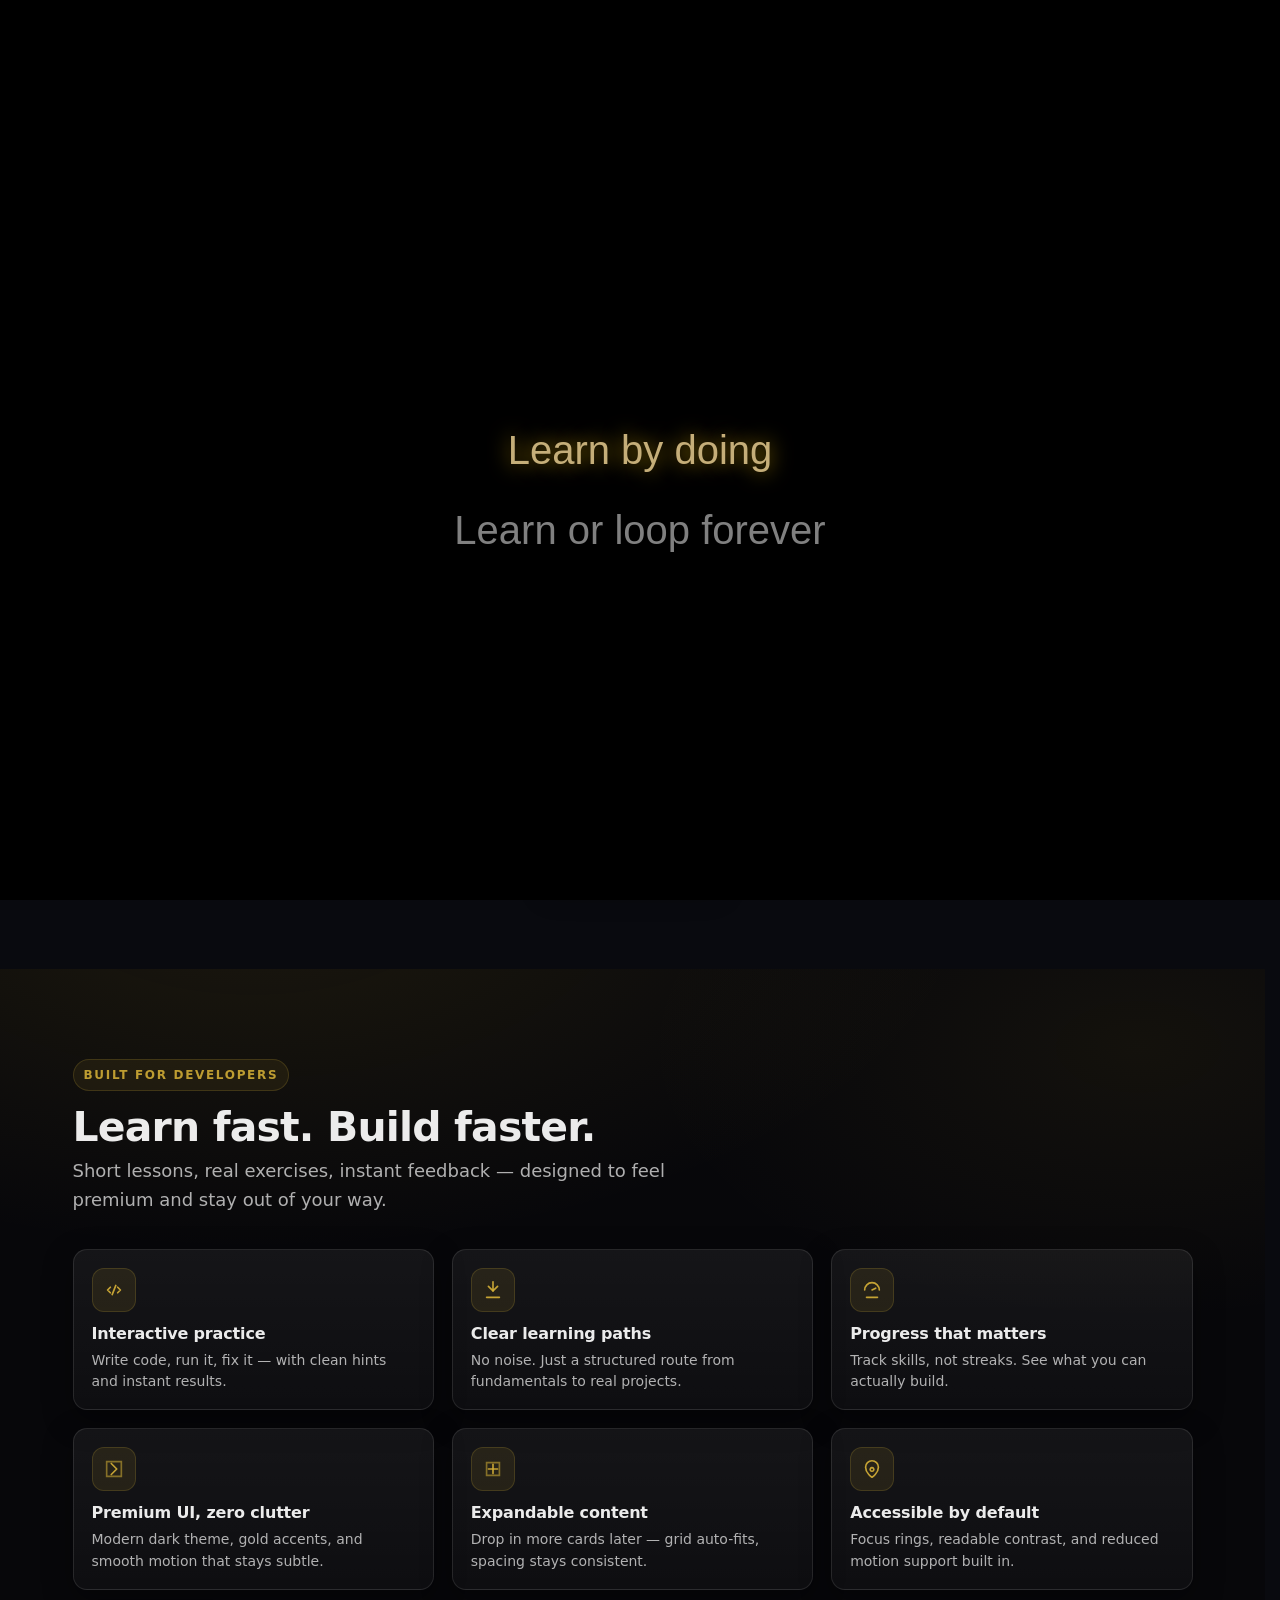
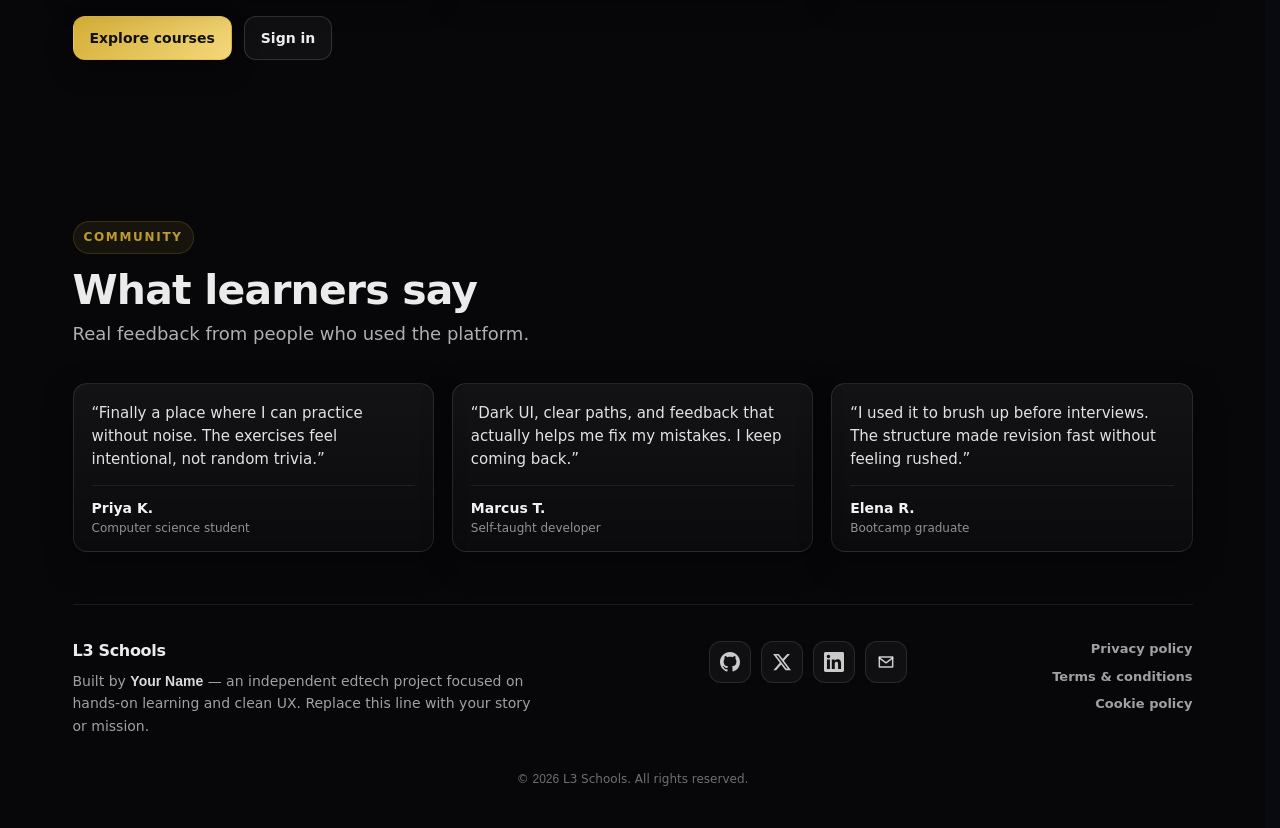
<file: index.html>
<!DOCTYPE html>
<html lang="en">
<head>
    <meta charset="UTF-8">
    <meta name="viewport" content="width=device-width, initial-scale=1.0">
    <title>L3School | edtech project</title>
    <link rel="stylesheet" href="preloader/preloader.css">
    <script>
      (function () {
        try {
          if (sessionStorage.getItem("l3_preloader_seen") === "1") {
            document.documentElement.classList.add("l3-preloader-skip");
          }
        } catch (e) {}
      })();
    </script>
    <link rel="stylesheet" href="background.css">
    <link rel="stylesheet" href="index.css">
    <link rel="stylesheet" href="animation1/anim.css">
    <link rel="stylesheet" href="features.css">
</head>

<body>
    <div class="preloader" aria-hidden="true">
    <div class="mask"></div>
    <div class="list">
        <div class="track">
        <div class="item">Learn by doing</div>
        <div class="item">Learn or loop forever</div>
        <div class="item">Learning starts right here</div>
        <div class="item">Degrees don’t debug code.</div>
        <div class="item">Write it, break it, fix it.</div>
        <div class="item">Loading lessons…</div>
        </div>
    </div>
    </div>
    <div class="bg-container">
        <div id="stars"></div>
        <div id="stars2"></div>
        <div id="stars3"></div>
    </div>

    <header class="l3-topbar" id="site-header">
    <div class="l3-container l3-topbar__inner">
        <a class="l3-brand" href="index.html" aria-label="L3 Schools home">
        <span class="l3-brand__text">L3 Schools</span>
        </a>

        <nav class="l3-nav" aria-label="Primary">
        <a class="l3-nav__link" href="index.html" aria-current="page">Home</a>
        <a class="l3-nav__link" href="courses.html">Courses</a>
        <a class="l3-nav__link" href="recommendations.html">Course Advisor</a>
        <a class="l3-nav__link" href="dashboard.html">Dashboard</a>
        <a class="l3-nav__link" href="login.html">Login</a>
        </nav>
    </div>
    </header>

    <section class="l3-hero" aria-labelledby="hero-motto">
      <div class="l3-hero__intro">
      <h1 id="hero-motto" class="l3-hero-motto">Learn code by writing it — line by line, project by project.</h1>
      <p class="l3-hero-lede">Practice real programming, get instant feedback, and grow from your first loop to full builds.</p>
      </div>

    <div class="l3-hero__animation">
    <div class="container">
        <div class="word-column">
            <div class="word" data-target="w1">Welcome</div>
            <div class="word" data-target="w2">grow</div>
            <div class="word" data-target="w3">Python</div>
            <div class="word" data-target="w4">deployment</div>
            <div class="word" data-target="w5">motion</div>
        </div>

        <div class="text-area hidden">
            <div class="line"><span id="w1" class="slot"></span> to the future of learning, where curiosity meets code and ideas turn into reality. Learn, build,</div>
            <div class="line"> break and improve as you<span id="w2" class="slot"></span>through every step of your journey. HTML shapes the structure, CSS</div>
            <div class="line">adds the styles, Javascript brings it to life,<span id="w3" class="slot"></span> powers the logic and C++ sharpens your thinking.</div>
            <div class="line">From Algorithms to Data Structures, from debugging to<span id="w4" class="slot"></span> we help you grow line by line,</div>
            <div class="line">function by function untill you're ready to create anything and turning logic into<span id="w5" class="slot"></span>.</div>
        </div>
    </div>
    </div>

      <div class="l3-hero-strip" role="group" aria-label="Highlights">
        <div class="l3-hero-chip">
          <span class="l3-hero-chip__label">Practice</span>
          <span class="l3-hero-chip__hint">Run code in the flow</span>
        </div>
        <div class="l3-hero-chip">
          <span class="l3-hero-chip__label">Fuzzy FIS</span>
          <span class="l3-hero-chip__hint">Intelligent advisor</span>
        </div>
        <div class="l3-hero-chip">
          <span class="l3-hero-chip__label">Progress</span>
          <span class="l3-hero-chip__hint">Skills you can prove</span>
        </div>
        <div class="l3-hero-chip l3-hero-chip--cta">
          <a class="l3-hero-chip__link" href="recommendations.html">Fuzzy Advisor →</a>
        </div>
        <div class="l3-hero-chip l3-hero-chip--cta">
          <a class="l3-hero-chip__link" href="courses.html">Browse courses →</a>
        </div>
      </div>
    </section>

<section class="l3-section" aria-labelledby="features-title">
  <div class="l3-container">
    <header class="l3-section__head">
      <p class="l3-kicker">Built for developers</p>
      <h2 id="features-title" class="l3-title">Learn fast. Build faster.</h2>
      <p class="l3-subtitle">
        Short lessons, real exercises, instant feedback — designed to feel premium and stay out of your way.
      </p>
    </header>

    <div class="l3-features" role="list">
      <article class="l3-card" role="listitem">
        <div class="l3-card__icon" aria-hidden="true">
          <svg viewBox="0 0 24 24" fill="none">
            <path d="M8 9l-3 3 3 3M16 9l3 3-3 3" stroke="currentColor" stroke-width="1.8" stroke-linecap="round" stroke-linejoin="round"/>
            <path d="M14 7l-4 10" stroke="currentColor" stroke-width="1.8" stroke-linecap="round"/>
          </svg>
        </div>
        <h3 class="l3-card__title">Interactive practice</h3>
        <p class="l3-card__text">Write code, run it, fix it — with clean hints and instant results.</p>
      </article>

      <article class="l3-card" role="listitem">
        <div class="l3-card__icon" aria-hidden="true">
          <svg viewBox="0 0 24 24" fill="none">
            <path d="M12 3v10" stroke="currentColor" stroke-width="1.8" stroke-linecap="round"/>
            <path d="M7 8l5 5 5-5" stroke="currentColor" stroke-width="1.8" stroke-linecap="round" stroke-linejoin="round"/>
            <path d="M5 20h14" stroke="currentColor" stroke-width="1.8" stroke-linecap="round"/>
          </svg>
        </div>
        <h3 class="l3-card__title">Clear learning paths</h3>
        <p class="l3-card__text">No noise. Just a structured route from fundamentals to real projects.</p>
      </article>

      <article class="l3-card" role="listitem">
        <div class="l3-card__icon" aria-hidden="true">
          <svg viewBox="0 0 24 24" fill="none">
            <path d="M4 12a8 8 0 0 1 16 0" stroke="currentColor" stroke-width="1.8" stroke-linecap="round"/>
            <path d="M12 12l4-2" stroke="currentColor" stroke-width="1.8" stroke-linecap="round"/>
            <path d="M6 20h12" stroke="currentColor" stroke-width="1.8" stroke-linecap="round"/>
          </svg>
        </div>
        <h3 class="l3-card__title">Progress that matters</h3>
        <p class="l3-card__text">Track skills, not streaks. See what you can actually build.</p>
      </article>

      <article class="l3-card" role="listitem">
        <div class="l3-card__icon" aria-hidden="true">
          <svg viewBox="0 0 24 24" fill="none">
            <path d="M9 18l6-6-6-6" stroke="currentColor" stroke-width="1.8" stroke-linecap="round" stroke-linejoin="round"/>
            <path d="M4 4h16v16H4z" stroke="currentColor" stroke-width="1.8" opacity="0.6"/>
          </svg>
        </div>
        <h3 class="l3-card__title">Premium UI, zero clutter</h3>
        <p class="l3-card__text">Modern dark theme, gold accents, and smooth motion that stays subtle.</p>
      </article>

      <article class="l3-card" role="listitem">
        <div class="l3-card__icon" aria-hidden="true">
          <svg viewBox="0 0 24 24" fill="none">
            <path d="M7 12h10" stroke="currentColor" stroke-width="1.8" stroke-linecap="round"/>
            <path d="M12 7v10" stroke="currentColor" stroke-width="1.8" stroke-linecap="round"/>
            <path d="M5 5h14v14H5z" stroke="currentColor" stroke-width="1.8" opacity="0.6"/>
          </svg>
        </div>
        <h3 class="l3-card__title">Expandable content</h3>
        <p class="l3-card__text">Drop in more cards later — grid auto-fits, spacing stays consistent.</p>
      </article>

      <article class="l3-card" role="listitem">
        <div class="l3-card__icon" aria-hidden="true">
          <svg viewBox="0 0 24 24" fill="none">
            <path d="M12 21s7-4.5 7-11a7 7 0 0 0-14 0c0 6.5 7 11 7 11z" stroke="currentColor" stroke-width="1.8" stroke-linejoin="round"/>
            <path d="M12 10.5a2 2 0 1 0 0.001 0z" stroke="currentColor" stroke-width="1.8"/>
          </svg>
        </div>
        <h3 class="l3-card__title">Accessible by default</h3>
        <p class="l3-card__text">Focus rings, readable contrast, and reduced motion support built in.</p>
      </article>
    </div>

    <div class="l3-section__cta">
      <a class="l3-btn" href="courses.html">Explore courses</a>
      <a class="l3-btn l3-btn--ghost" href="login.html">Sign in</a>
    </div>
  </div>
</section>

<footer class="l3-site-footer" aria-labelledby="footer-testimonials-title">
  <div class="l3-container">
    <section class="l3-testimonials">
      <header class="l3-testimonials__head">
        <p class="l3-kicker">Community</p>
        <h2 id="footer-testimonials-title" class="l3-title">What learners say</h2>
        <p class="l3-subtitle">Real feedback from people who used the platform.</p>
      </header>
      <div class="l3-testimonials__grid" role="list">
        <figure class="l3-quote" role="listitem">
          <blockquote class="l3-quote__text">
            “Finally a place where I can practice without noise. The exercises feel intentional, not random trivia.”
          </blockquote>
          <figcaption class="l3-quote__meta">
            <span class="l3-quote__name">Priya K.</span>
            <span class="l3-quote__role">Computer science student</span>
          </figcaption>
        </figure>
        <figure class="l3-quote" role="listitem">
          <blockquote class="l3-quote__text">
            “Dark UI, clear paths, and feedback that actually helps me fix my mistakes. I keep coming back.”
          </blockquote>
          <figcaption class="l3-quote__meta">
            <span class="l3-quote__name">Marcus T.</span>
            <span class="l3-quote__role">Self-taught developer</span>
          </figcaption>
        </figure>
        <figure class="l3-quote" role="listitem">
          <blockquote class="l3-quote__text">
            “I used it to brush up before interviews. The structure made revision fast without feeling rushed.”
          </blockquote>
          <figcaption class="l3-quote__meta">
            <span class="l3-quote__name">Elena R.</span>
            <span class="l3-quote__role">Bootcamp graduate</span>
          </figcaption>
        </figure>
      </div>
    </section>

    <div class="l3-footer-meta">
      <div class="l3-footer-meta__brand">
        <p class="l3-footer-meta__title">L3 Schools</p>
        <p class="l3-footer-meta__about">
          Built by <strong class="l3-footer-meta__creator">Your Name</strong> — an independent edtech project focused on hands-on learning and clean UX. Replace this line with your story or mission.
        </p>
      </div>

      <div class="l3-footer-meta__social" aria-label="Social links">
        <a class="l3-social" href="https://github.com/" target="_blank" rel="noopener noreferrer" aria-label="GitHub">
          <svg viewBox="0 0 24 24" fill="currentColor" aria-hidden="true"><path d="M12 0C5.37 0 0 5.37 0 12c0 5.31 3.435 9.795 8.205 11.385.6.105.825-.255.825-.57 0-.285-.015-1.23-.015-2.235-3.015.555-3.795-.735-4.035-1.41-.135-.345-.72-1.41-1.23-1.695-.42-.225-1.02-.78-.015-.795.945-.015 1.62.87 1.845 1.23 1.08 1.815 2.805 1.305 3.495.99.105-.78.42-1.305.765-1.605-2.67-.3-5.46-1.335-5.46-5.925 0-1.305.465-2.385 1.23-3.225-.12-.3-.54-1.53.12-3.18 0 0 1.005-.315 3.3 1.23.96-.27 1.98-.405 3-.405s2.04.135 3 .405c2.295-1.56 3.3-1.23 3.3-1.23.66 1.65.24 2.88.12 3.18.765.84 1.23 1.905 1.23 3.225 0 4.605-2.805 5.625-5.475 5.925.435.375.81 1.095.81 2.22 0 1.605-.015 2.895-.015 3.3 0 .315.225.69.825.57A12.02 12.02 0 0024 12c0-6.63-5.37-12-12-12z"/></svg>
        </a>
        <a class="l3-social" href="https://twitter.com/" target="_blank" rel="noopener noreferrer" aria-label="X (Twitter)">
          <svg viewBox="0 0 24 24" fill="currentColor" aria-hidden="true"><path d="M18.244 2.25h3.308l-7.227 8.26 8.502 11.24H16.17l-5.214-6.817L4.99 21.75H1.68l7.73-8.835L1.254 2.25H8.08l4.713 6.231zm-1.161 17.52h1.833L7.084 4.126H5.117z"/></svg>
        </a>
        <a class="l3-social" href="https://www.linkedin.com/" target="_blank" rel="noopener noreferrer" aria-label="LinkedIn">
          <svg viewBox="0 0 24 24" fill="currentColor" aria-hidden="true"><path d="M20.447 20.452h-3.554v-5.569c0-1.328-.027-3.037-1.852-3.037-1.853 0-2.136 1.445-2.136 2.939v5.667H9.351V9h3.414v1.561h.046c.477-.9 1.637-1.85 3.37-1.85 3.601 0 4.267 2.37 4.267 5.455v6.286zM5.337 7.433c-1.144 0-2.063-.926-2.063-2.065 0-1.138.92-2.063 2.063-2.063 1.14 0 2.064.925 2.064 2.063 0 1.139-.925 2.065-2.064 2.065zm1.782 13.019H3.555V9h3.564v11.452zM22.225 0H1.771C.792 0 0 .774 0 1.729v20.542C0 23.227.792 24 1.771 24h20.451C23.2 24 24 23.227 24 22.271V1.729C24 .774 23.2 0 22.222 0h.003z"/></svg>
        </a>
        <a class="l3-social" href="mailto:hello@example.com" aria-label="Email">
          <svg viewBox="0 0 24 24" fill="none" stroke="currentColor" stroke-width="1.8" aria-hidden="true"><path stroke-linecap="round" stroke-linejoin="round" d="M4 6h16v12H4z"/><path stroke-linecap="round" stroke-linejoin="round" d="M4 7l8 6 8-6"/></svg>
        </a>
      </div>

      <nav class="l3-footer-meta__legal" aria-label="Legal">
        <a href="#">Privacy policy</a>
        <a href="#">Terms &amp; conditions</a>
        <a href="#">Cookie policy</a>
      </nav>
    </div>

    <p class="l3-footer-copy">© <span id="footer-year"></span> L3 Schools. All rights reserved.</p>
  </div>
</footer>

    <script src="animation1/anim.js"></script>
    <script src="background.js"></script>
    <script src="preloader/preloader.js"></script>
    <script>
      (function () {
        var header = document.getElementById("site-header");
        function onScroll() {
          if (!header) return;
          header.classList.toggle("is-scrolled", window.scrollY > 48);
        }
        onScroll();
        window.addEventListener("scroll", onScroll, { passive: true });
        var y = document.getElementById("footer-year");
        if (y) y.textContent = String(new Date().getFullYear());
      })();
    </script>
</body>
</html>
</file>
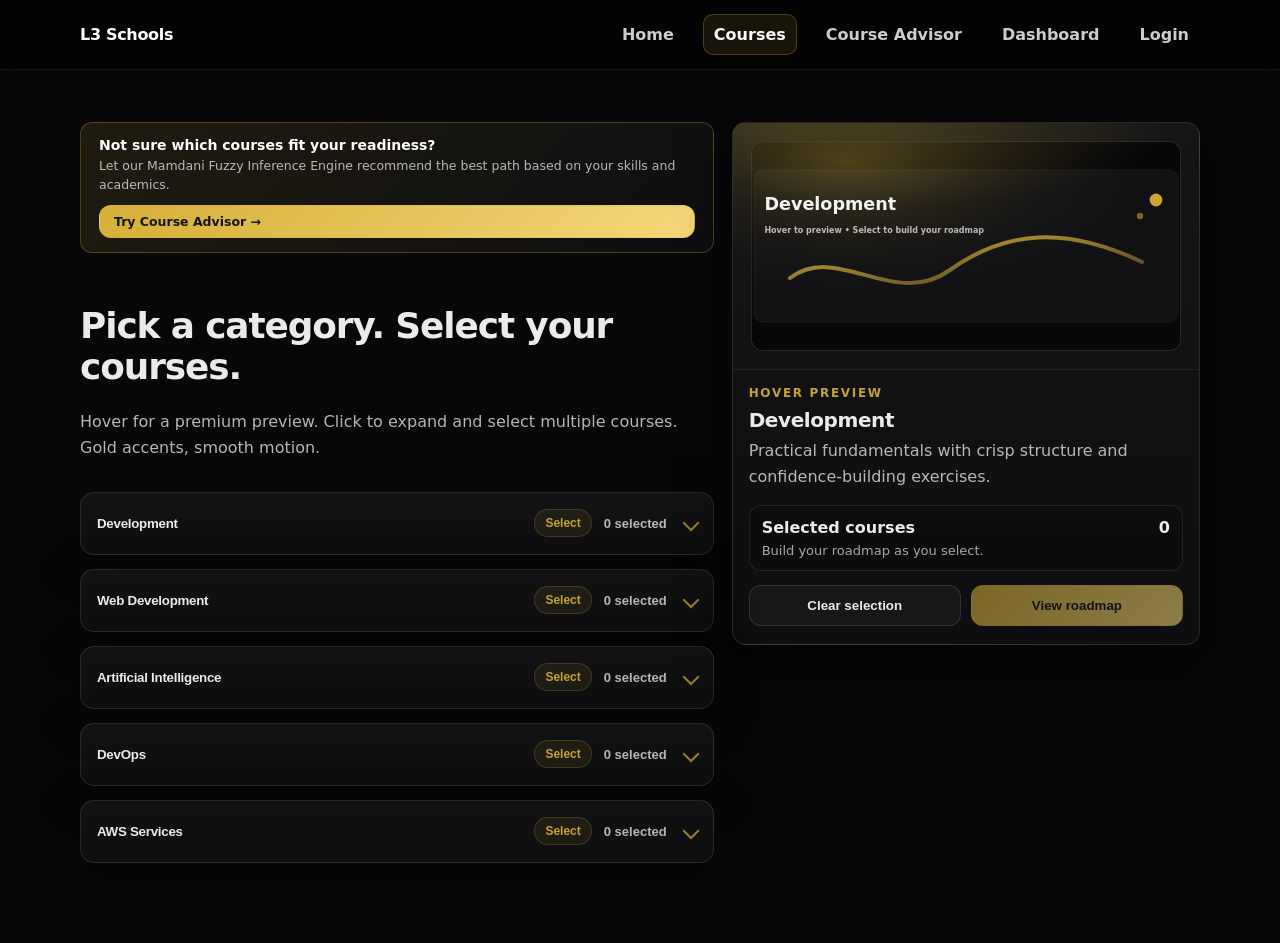
<file: courses.html>
<!doctype html>
<html lang="en">
<head>
  <meta charset="UTF-8" />
  <meta name="viewport" content="width=device-width, initial-scale=1.0" />
  <title>L3 Schools | Courses</title>
  <link rel="stylesheet" href="courses/courses.css" />
</head>

<body>
  <header class="l3-topbar">
    <div class="l3-container l3-topbar__inner">
      <a class="l3-brand" href="index.html" aria-label="L3 Schools home">
        <span class="l3-brand__text">L3 Schools</span>
      </a>

      <nav class="l3-nav" aria-label="Primary">
        <a class="l3-nav__link" href="index.html">Home</a>
        <a class="l3-nav__link" href="courses.html" aria-current="page">Courses</a>
        <a class="l3-nav__link" href="recommendations.html">Course Advisor</a>
        <a class="l3-nav__link" href="dashboard.html">Dashboard</a>
        <a class="l3-nav__link" href="login.html">Login</a>
      </nav>
    </div>
  </header>

  <main class="l3-main">
    <section class="l3-courses" aria-labelledby="courses-title">
      <div class="l3-container l3-courses__grid">
        <div class="l3-categories" role="list" aria-label="Course categories">
          <aside class="l3-advisor-banner" style="display: flex; align-items: center; justify-content: space-between; flex-wrap: wrap; gap: 12px; padding: 14px 18px; margin-bottom: 20px; background: linear-gradient(135deg, rgba(212,175,55,0.12), rgba(255,255,255,0.03)); border: 1px solid rgba(212,175,55,0.3); border-radius: 12px;">
            <div>
              <strong style="color: #fff; font-size: 14px; display: block; margin-bottom: 2px;">Not sure which courses fit your readiness?</strong>
              <span style="color: rgba(255,255,255,0.7); font-size: 12.5px;">Let our Mamdani Fuzzy Inference Engine recommend the best path based on your skills and academics.</span>
            </div>
            <a href="recommendations.html" class="l3-btn" style="padding: 8px 14px; font-size: 12.5px; text-decoration: none;">Try Course Advisor →</a>
          </aside>

          <h1 id="courses-title" class="l3-page-title">Pick a category. Select your courses.</h1>
          <p class="l3-page-subtitle">
            Hover for a premium preview. Click to expand and select multiple courses. Gold accents, smooth motion.
          </p>

          <article class="l3-cat" role="listitem" data-category="development">
            <button class="l3-cat__btn" type="button" aria-expanded="false" aria-controls="panel-development">
              <span class="l3-cat__name">Development</span>
              <span class="l3-cat__pill" aria-hidden="true">Select</span>
              <span class="l3-cat__count" data-count-for="development">0 selected</span>
              <span class="l3-cat__chev" aria-hidden="true"></span>
            </button>

            <div class="l3-cat__panel" id="panel-development" aria-hidden="true">
              <div class="l3-cat__list" role="group" aria-label="Development courses">
                <label class="l3-check">
                  <input type="checkbox" class="l3-course" data-category="development" value="Python for Beginners" />
                  <span class="l3-check__box" aria-hidden="true"></span>
                  <span class="l3-check__label">Python for Beginners</span>
                </label>

                <label class="l3-check">
                  <input type="checkbox" class="l3-course" data-category="development" value="C Fundamentals" />
                  <span class="l3-check__box" aria-hidden="true"></span>
                  <span class="l3-check__label">C Fundamentals</span>
                </label>

                <label class="l3-check">
                  <input type="checkbox" class="l3-course" data-category="development" value="C++ OOP & Clean Code" />
                  <span class="l3-check__box" aria-hidden="true"></span>
                  <span class="l3-check__label">C++ OOP & Clean Code</span>
                </label>

                <label class="l3-check">
                  <input type="checkbox" class="l3-course" data-category="development" value="Algorithms (DSA) with C++" />
                  <span class="l3-check__box" aria-hidden="true"></span>
                  <span class="l3-check__label">Algorithms (DSA) with C++</span>
                </label>

                <label class="l3-check">
                  <input type="checkbox" class="l3-course" data-category="development" value="System Design Basics" />
                  <span class="l3-check__box" aria-hidden="true"></span>
                  <span class="l3-check__label">System Design Basics</span>
                </label>
              </div>
            </div>
          </article>

          <article class="l3-cat" role="listitem" data-category="webdev">
            <button class="l3-cat__btn" type="button" aria-expanded="false" aria-controls="panel-webdev">
              <span class="l3-cat__name">Web Development</span>
              <span class="l3-cat__pill" aria-hidden="true">Select</span>
              <span class="l3-cat__count" data-count-for="webdev">0 selected</span>
              <span class="l3-cat__chev" aria-hidden="true"></span>
            </button>

            <div class="l3-cat__panel" id="panel-webdev" aria-hidden="true">
              <div class="l3-cat__list" role="group" aria-label="Web Development courses">
                <label class="l3-check">
                  <input type="checkbox" class="l3-course" data-category="webdev" value="HTML & CSS Mastery" />
                  <span class="l3-check__box" aria-hidden="true"></span>
                  <span class="l3-check__label">HTML & CSS Mastery</span>
                </label>

                <label class="l3-check">
                  <input type="checkbox" class="l3-course" data-category="webdev" value="JavaScript for Interfaces" />
                  <span class="l3-check__box" aria-hidden="true"></span>
                  <span class="l3-check__label">JavaScript for Interfaces</span>
                </label>

                <label class="l3-check">
                  <input type="checkbox" class="l3-course" data-category="webdev" value="React Fundamentals" />
                  <span class="l3-check__box" aria-hidden="true"></span>
                  <span class="l3-check__label">React Fundamentals</span>
                </label>

                <label class="l3-check">
                  <input type="checkbox" class="l3-course" data-category="webdev" value="API Integration (REST)" />
                  <span class="l3-check__box" aria-hidden="true"></span>
                  <span class="l3-check__label">API Integration (REST)</span>
                </label>
              </div>
            </div>
          </article>

          <article class="l3-cat" role="listitem" data-category="ai">
            <button class="l3-cat__btn" type="button" aria-expanded="false" aria-controls="panel-ai">
              <span class="l3-cat__name">Artificial Intelligence</span>
              <span class="l3-cat__pill" aria-hidden="true">Select</span>
              <span class="l3-cat__count" data-count-for="ai">0 selected</span>
              <span class="l3-cat__chev" aria-hidden="true"></span>
            </button>

            <div class="l3-cat__panel" id="panel-ai" aria-hidden="true">
              <div class="l3-cat__list" role="group" aria-label="Artificial Intelligence courses">
                <label class="l3-check">
                  <input type="checkbox" class="l3-course" data-category="ai" value="Machine Learning Essentials" />
                  <span class="l3-check__box" aria-hidden="true"></span>
                  <span class="l3-check__label">Machine Learning Essentials</span>
                </label>

                <label class="l3-check">
                  <input type="checkbox" class="l3-course" data-category="ai" value="Deep Learning Fundamentals" />
                  <span class="l3-check__box" aria-hidden="true"></span>
                  <span class="l3-check__label">Deep Learning Fundamentals</span>
                </label>

                <label class="l3-check">
                  <input type="checkbox" class="l3-course" data-category="ai" value="NLP & Text Models" />
                  <span class="l3-check__box" aria-hidden="true"></span>
                  <span class="l3-check__label">NLP & Text Models</span>
                </label>

                <label class="l3-check">
                  <input type="checkbox" class="l3-course" data-category="ai" value="Computer Vision Basics" />
                  <span class="l3-check__box" aria-hidden="true"></span>
                  <span class="l3-check__label">Computer Vision Basics</span>
                </label>
              </div>
            </div>
          </article>

          <article class="l3-cat" role="listitem" data-category="devops">
            <button class="l3-cat__btn" type="button" aria-expanded="false" aria-controls="panel-devops">
              <span class="l3-cat__name">DevOps</span>
              <span class="l3-cat__pill" aria-hidden="true">Select</span>
              <span class="l3-cat__count" data-count-for="devops">0 selected</span>
              <span class="l3-cat__chev" aria-hidden="true"></span>
            </button>

            <div class="l3-cat__panel" id="panel-devops" aria-hidden="true">
              <div class="l3-cat__list" role="group" aria-label="DevOps courses">
                <label class="l3-check">
                  <input type="checkbox" class="l3-course" data-category="devops" value="CI/CD with Pipelines" />
                  <span class="l3-check__box" aria-hidden="true"></span>
                  <span class="l3-check__label">CI/CD with Pipelines</span>
                </label>

                <label class="l3-check">
                  <input type="checkbox" class="l3-course" data-category="devops" value="Docker Essentials" />
                  <span class="l3-check__box" aria-hidden="true"></span>
                  <span class="l3-check__label">Docker Essentials</span>
                </label>

                <label class="l3-check">
                  <input type="checkbox" class="l3-course" data-category="devops" value="Kubernetes Starter" />
                  <span class="l3-check__box" aria-hidden="true"></span>
                  <span class="l3-check__label">Kubernetes Starter</span>
                </label>

                <label class="l3-check">
                  <input type="checkbox" class="l3-course" data-category="devops" value="Monitoring & Observability" />
                  <span class="l3-check__box" aria-hidden="true"></span>
                  <span class="l3-check__label">Monitoring & Observability</span>
                </label>
              </div>
            </div>
          </article>

          <article class="l3-cat" role="listitem" data-category="aws">
            <button class="l3-cat__btn" type="button" aria-expanded="false" aria-controls="panel-aws">
              <span class="l3-cat__name">AWS Services</span>
              <span class="l3-cat__pill" aria-hidden="true">Select</span>
              <span class="l3-cat__count" data-count-for="aws">0 selected</span>
              <span class="l3-cat__chev" aria-hidden="true"></span>
            </button>

            <div class="l3-cat__panel" id="panel-aws" aria-hidden="true">
              <div class="l3-cat__list" role="group" aria-label="AWS Services courses">
                <label class="l3-check">
                  <input type="checkbox" class="l3-course" data-category="aws" value="AWS IAM & Access Control" />
                  <span class="l3-check__box" aria-hidden="true"></span>
                  <span class="l3-check__label">AWS IAM & Access Control</span>
                </label>

                <label class="l3-check">
                  <input type="checkbox" class="l3-course" data-category="aws" value="EC2 & Networking Essentials" />
                  <span class="l3-check__box" aria-hidden="true"></span>
                  <span class="l3-check__label">EC2 & Networking Essentials</span>
                </label>

                <label class="l3-check">
                  <input type="checkbox" class="l3-course" data-category="aws" value="S3 Storage & Lifecycle" />
                  <span class="l3-check__box" aria-hidden="true"></span>
                  <span class="l3-check__label">S3 Storage & Lifecycle</span>
                </label>

                <label class="l3-check">
                  <input type="checkbox" class="l3-course" data-category="aws" value="Serverless with Lambda" />
                  <span class="l3-check__box" aria-hidden="true"></span>
                  <span class="l3-check__label">Serverless with Lambda</span>
                </label>

                <label class="l3-check">
                  <input type="checkbox" class="l3-course" data-category="aws" value="CloudWatch & Alerts" />
                  <span class="l3-check__box" aria-hidden="true"></span>
                  <span class="l3-check__label">CloudWatch & Alerts</span>
                </label>
              </div>
            </div>
          </article>
        </div>

        <aside class="l3-preview" aria-live="polite">
          <div class="l3-preview__card">
            <div class="l3-preview__media">
              <img
                id="l3-previewImage"
                class="l3-preview__img"
                alt="Course category preview"
                src=""
              />
              <div class="l3-preview__glow" aria-hidden="true"></div>
            </div>

            <div class="l3-preview__content">
              <p class="l3-preview__kicker">Hover preview</p>
              <h2 id="l3-previewTitle" class="l3-preview__title">Development</h2>
              <p id="l3-previewSubtitle" class="l3-preview__subtitle">
                Practical developer fundamentals with gold-standard structure.
              </p>

              <div class="l3-selected" role="status">
                <div class="l3-selected__row">
                  <span>Selected courses</span>
                  <strong id="l3-selectedCount">0</strong>
                </div>
                <div class="l3-selected__hint">Build your roadmap as you select.</div>
              </div>

              <div class="l3-preview__actions">
                <button id="l3-clearBtn" class="l3-btn l3-btn--ghost" type="button">
                  Clear selection
                </button>
                <button id="l3-viewBtn" class="l3-btn" type="button" disabled>
                  View roadmap
                </button>
              </div>
            </div>
          </div>
        </aside>
      </div>
    </section>
  </main>

  <script src="courses/courses.js"></script>
</body>
</html>
</file>
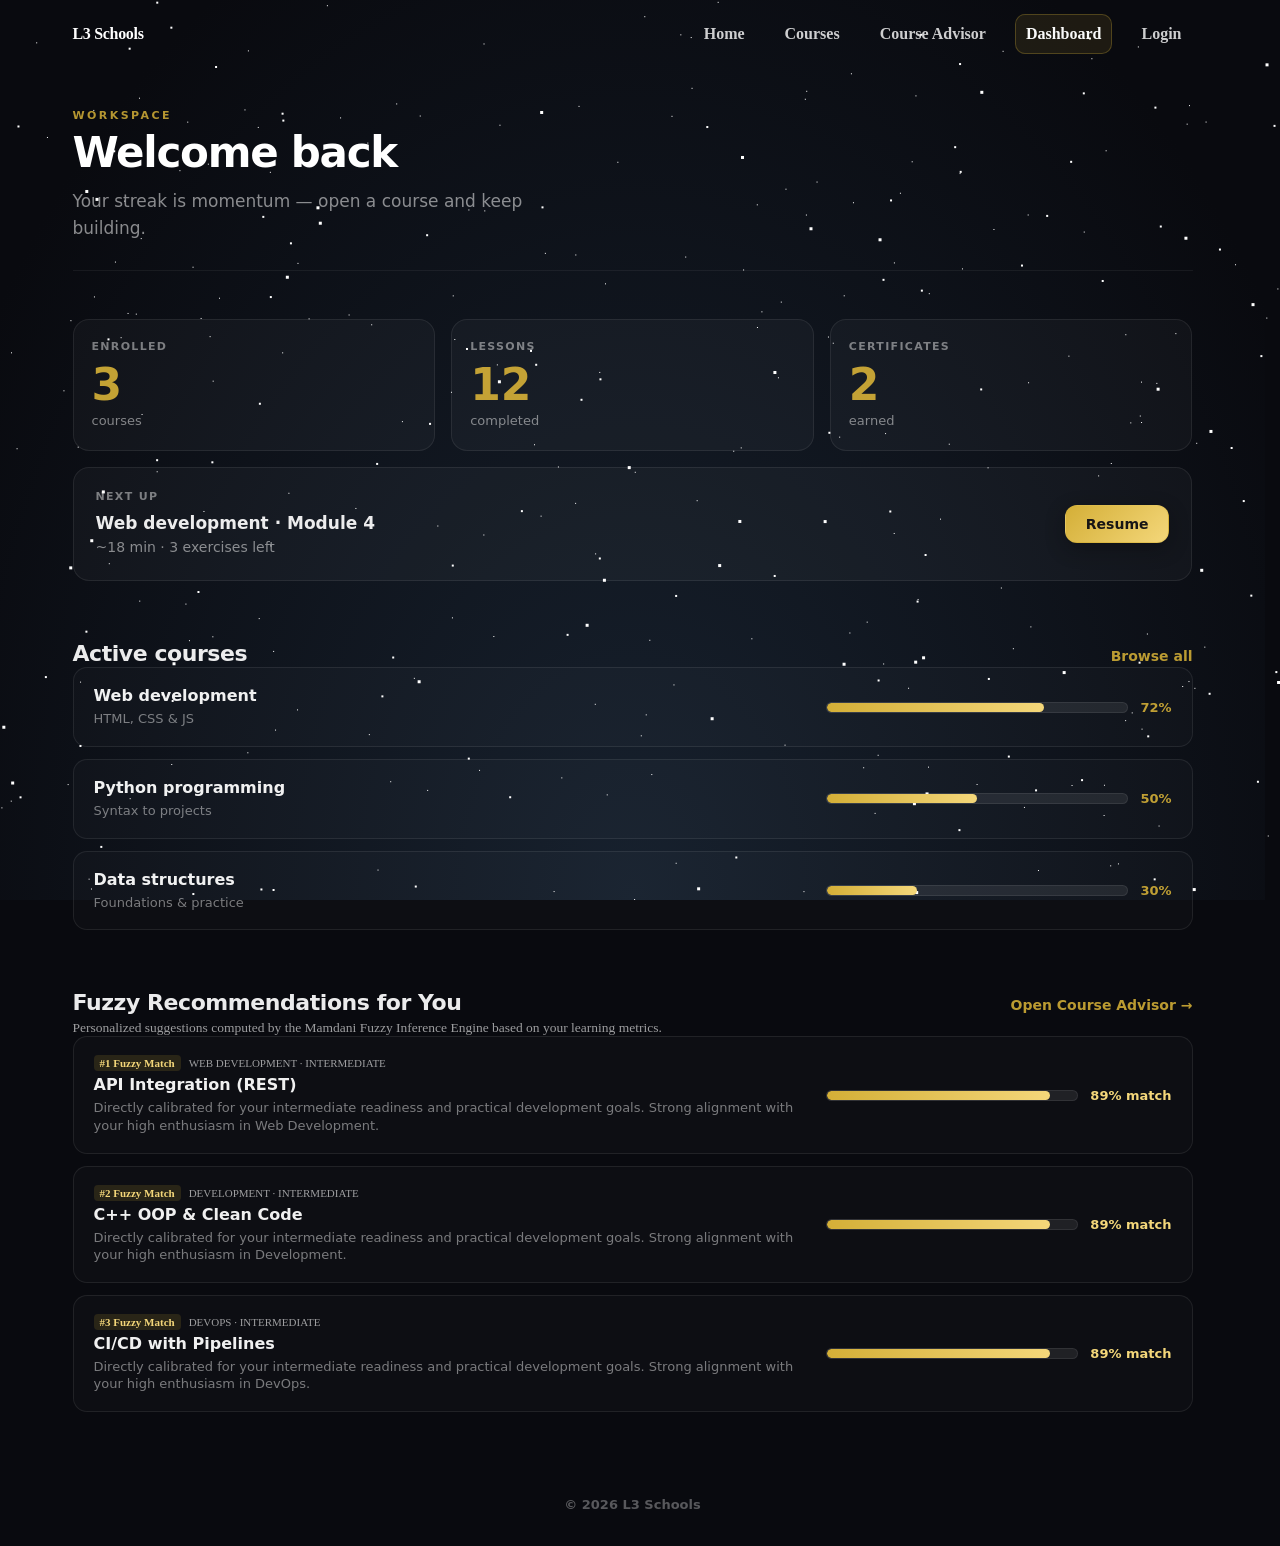
<file: dashboard.html>
<!DOCTYPE html>
<html lang="en">
<head>
  <meta charset="UTF-8">
  <meta name="viewport" content="width=device-width, initial-scale=1.0">
  <meta name="color-scheme" content="dark">
  <title>L3 Schools | Dashboard</title>
  <link rel="stylesheet" href="background.css">
  <link rel="stylesheet" href="index.css">
  <link rel="stylesheet" href="dashboard/dashboard.css">
</head>
<body>
  <div class="bg-container">
    <div id="stars"></div>
    <div id="stars2"></div>
    <div id="stars3"></div>
  </div>

  <header class="l3-topbar" id="site-header">
    <div class="l3-container l3-topbar__inner">
      <a class="l3-brand" href="index.html" aria-label="L3 Schools home">
        <span class="l3-brand__text">L3 Schools</span>
      </a>
      <nav class="l3-nav" aria-label="Primary">
        <a class="l3-nav__link" href="index.html">Home</a>
        <a class="l3-nav__link" href="courses.html">Courses</a>
        <a class="l3-nav__link" href="recommendations.html">Course Advisor</a>
        <a class="l3-nav__link" href="dashboard.html" aria-current="page">Dashboard</a>
        <a class="l3-nav__link" href="login.html">Login</a>
      </nav>
    </div>
  </header>

  <main class="l3-dash">
    <div class="l3-container l3-dash__inner">
      <header class="l3-dash-welcome">
        <p class="l3-dash-eyebrow">Workspace</p>
        <h1 class="l3-dash-title" id="dash-welcome">Welcome back</h1>
        <p class="l3-dash-lede">Your streak is momentum — open a course and keep building.</p>
      </header>

      <section class="l3-dash-bento" aria-label="Your stats">
        <article class="l3-dash-tile l3-dash-tile--stat" style="--i: 0">
          <span class="l3-dash-tile__label">Enrolled</span>
          <span class="l3-dash-tile__value" data-target="3">0</span>
          <span class="l3-dash-tile__hint">courses</span>
        </article>
        <article class="l3-dash-tile l3-dash-tile--stat" style="--i: 1">
          <span class="l3-dash-tile__label">Lessons</span>
          <span class="l3-dash-tile__value" data-target="12">0</span>
          <span class="l3-dash-tile__hint">completed</span>
        </article>
        <article class="l3-dash-tile l3-dash-tile--stat" style="--i: 2">
          <span class="l3-dash-tile__label">Certificates</span>
          <span class="l3-dash-tile__value" data-target="2">0</span>
          <span class="l3-dash-tile__hint">earned</span>
        </article>
        <article class="l3-dash-tile l3-dash-tile--wide" style="--i: 3">
          <div class="l3-dash-tile--wide__inner">
            <div>
              <span class="l3-dash-tile__label">Next up</span>
              <p class="l3-dash-hero-course">Web development · Module 4</p>
              <p class="l3-dash-hero-meta">~18 min · 3 exercises left</p>
            </div>
            <a class="l3-dash-cta" href="courses.html">Resume</a>
          </div>
        </article>
      </section>

      <section class="l3-dash-courses" aria-labelledby="dash-active">
        <div class="l3-dash-courses__head">
          <h2 id="dash-active" class="l3-dash-h2">Active courses</h2>
          <a class="l3-dash-all" href="courses.html">Browse all</a>
        </div>

        <div class="l3-dash-rows">
          <article class="l3-dash-row" style="--i: 0">
            <div class="l3-dash-row__main">
              <h3 class="l3-dash-row__title">Web development</h3>
              <p class="l3-dash-row__sub">HTML, CSS &amp; JS</p>
            </div>
            <div class="l3-dash-row__track" role="presentation">
              <div class="l3-dash-bar" aria-hidden="true">
                <span class="l3-dash-bar__fill" style="--w: 72"></span>
              </div>
              <span class="l3-dash-row__pct">72%</span>
            </div>
          </article>

          <article class="l3-dash-row" style="--i: 1">
            <div class="l3-dash-row__main">
              <h3 class="l3-dash-row__title">Python programming</h3>
              <p class="l3-dash-row__sub">Syntax to projects</p>
            </div>
            <div class="l3-dash-row__track" role="presentation">
              <div class="l3-dash-bar" aria-hidden="true">
                <span class="l3-dash-bar__fill" style="--w: 50"></span>
              </div>
              <span class="l3-dash-row__pct">50%</span>
            </div>
          </article>

          <article class="l3-dash-row" style="--i: 2">
            <div class="l3-dash-row__main">
              <h3 class="l3-dash-row__title">Data structures</h3>
              <p class="l3-dash-row__sub">Foundations &amp; practice</p>
            </div>
            <div class="l3-dash-row__track" role="presentation">
              <div class="l3-dash-bar" aria-hidden="true">
                <span class="l3-dash-bar__fill" style="--w: 30"></span>
              </div>
              <span class="l3-dash-row__pct">30%</span>
            </div>
          </article>
        </div>
      </section>

      <section class="l3-dash-courses" aria-labelledby="dash-recommendations">
        <div class="l3-dash-courses__head">
          <div>
            <h2 id="dash-recommendations" class="l3-dash-h2">Fuzzy Recommendations for You</h2>
            <p style="margin: 4px 0 0; color: rgba(255,255,255,0.6); font-size: 13.5px;">
              Personalized suggestions computed by the Mamdani Fuzzy Inference Engine based on your learning metrics.
            </p>
          </div>
          <a class="l3-dash-all" href="recommendations.html">Open Course Advisor →</a>
        </div>

        <div id="dash-fuzzy-list" class="l3-dash-rows">
          <!-- Populated dynamically by fuzzyEngine -->
        </div>
      </section>
    </div>
  </main>

  <footer class="l3-dash-foot">
    <div class="l3-container">
      <p>© <span id="dash-year"></span> L3 Schools</p>
    </div>
  </footer>

  <script src="background.js"></script>
  <script src="courses/courseData.js"></script>
  <script src="courses/fuzzyEngine.js"></script>
  <script>
    (function () {
      var h = document.getElementById("site-header");
      function onScroll() {
        if (h) h.classList.toggle("is-scrolled", window.scrollY > 48);
      }
      onScroll();
      window.addEventListener("scroll", onScroll, { passive: true });
      var y = document.getElementById("dash-year");
      if (y) y.textContent = String(new Date().getFullYear());

      // Sync enrolled stats from localStorage roadmap if present
      try {
        var raw = localStorage.getItem("l3_selected_courses");
        if (raw) {
          var saved = JSON.parse(raw);
          if (Array.isArray(saved) && saved.length > 0) {
            var enrolledStat = document.querySelector(".l3-dash-tile__value[data-target='3']");
            if (enrolledStat) {
              enrolledStat.setAttribute("data-target", String(Math.max(3, saved.length)));
            }
          }
        }
      } catch (e) {}

      var prefersReduced = window.matchMedia("(prefers-reduced-motion: reduce)").matches;
      document.querySelectorAll(".l3-dash-tile__value[data-target]").forEach(function (el) {
        if (prefersReduced) {
          el.textContent = el.getAttribute("data-target");
          return;
        }
        var target = parseInt(el.getAttribute("data-target"), 10);
        if (isNaN(target)) return;
        var start = performance.now();
        var dur = 900;
        function tick(now) {
          var t = Math.min(1, (now - start) / dur);
          var eased = 1 - Math.pow(1 - t, 3);
          el.textContent = String(Math.round(eased * target));
          if (t < 1) requestAnimationFrame(tick);
        }
        requestAnimationFrame(tick);
      });

      // Render Top Fuzzy Recommendations on Dashboard
      if (window.FuzzyRecommendationEngine && window.COURSE_CATALOG) {
        var studentProfile = {
          interest: 8.5,
          skillReadiness: 5.0,
          academicPerformance: 75
        };

        var ranked = window.FuzzyRecommendationEngine.recommendCourses(studentProfile, window.COURSE_CATALOG);
        var container = document.getElementById("dash-fuzzy-list");

        if (container && ranked.length > 0) {
          var topThree = ranked.slice(0, 3);
          container.innerHTML = topThree.map(function (item, i) {
            var c = item.course;
            var pct = Math.round(item.suitabilityScore);
            return (
              '<article class="l3-dash-row" style="--i: ' + i + '">' +
                '<div class="l3-dash-row__main">' +
                  '<div style="display: flex; align-items: center; gap: 8px; margin-bottom: 4px;">' +
                    '<span style="font-size: 11px; font-weight: 700; color: #f4d77a; background: rgba(212,175,55,0.14); padding: 2px 6px; border-radius: 4px;">' +
                      '#' + (i + 1) + ' Fuzzy Match' +
                    '</span>' +
                    '<span style="font-size: 11px; color: rgba(255,255,255,0.6); text-transform: uppercase;">' +
                      c.categoryName + ' · ' + c.difficulty +
                    '</span>' +
                  '</div>' +
                  '<h3 class="l3-dash-row__title">' + c.title + '</h3>' +
                  '<p class="l3-dash-row__sub" style="margin-top: 4px;">' + item.explanation + '</p>' +
                '</div>' +
                '<div class="l3-dash-row__track" role="presentation" style="min-width: 140px;">' +
                  '<div class="l3-dash-bar" aria-hidden="true">' +
                    '<span class="l3-dash-bar__fill" style="--w: ' + pct + '"></span>' +
                  '</div>' +
                  '<span class="l3-dash-row__pct" style="color: #f4d77a; font-weight: 700;">' + pct + '% match</span>' +
                '</div>' +
              '</article>'
            );
          }).join("");
        }
      }
    })();
  </script>
</body>
</html>
</file>
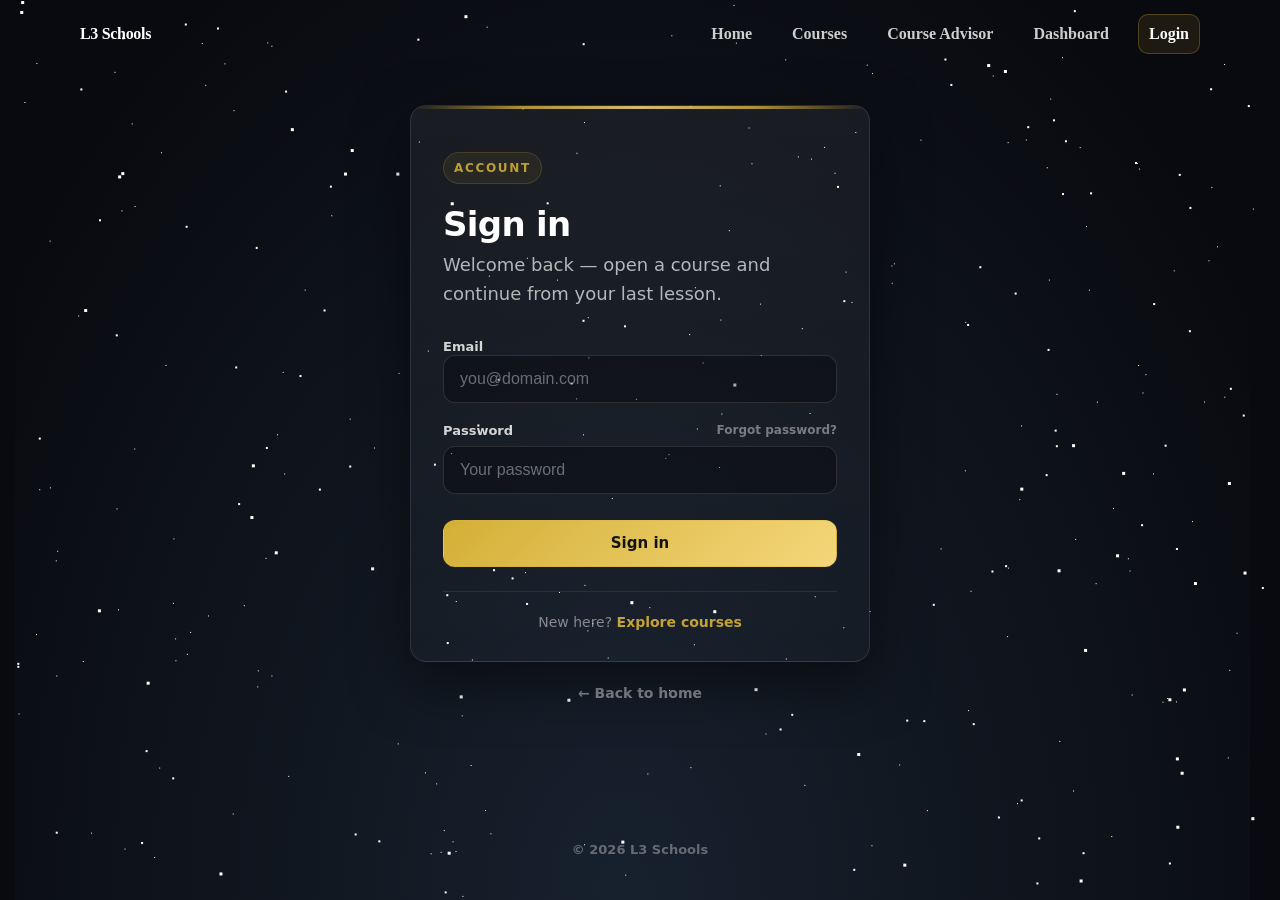
<file: login.html>
<!DOCTYPE html>
<html lang="en">
<head>
  <meta charset="UTF-8">
  <meta name="viewport" content="width=device-width, initial-scale=1.0">
  <meta name="color-scheme" content="dark">
  <title>L3 Schools | Login</title>
  <link rel="stylesheet" href="background.css">
  <link rel="stylesheet" href="index.css">
  <link rel="stylesheet" href="features.css">
  <link rel="stylesheet" href="login/style.css">
</head>

<body class="l3-login-body">
  <div class="bg-container">
    <div id="stars"></div>
    <div id="stars2"></div>
    <div id="stars3"></div>
  </div>

  <header class="l3-topbar" id="site-header">
    <div class="l3-container l3-topbar__inner">
      <a class="l3-brand" href="index.html" aria-label="L3 Schools home">
        <span class="l3-brand__text">L3 Schools</span>
      </a>
      <nav class="l3-nav" aria-label="Primary">
        <a class="l3-nav__link" href="index.html">Home</a>
        <a class="l3-nav__link" href="courses.html">Courses</a>
        <a class="l3-nav__link" href="recommendations.html">Course Advisor</a>
        <a class="l3-nav__link" href="dashboard.html">Dashboard</a>
        <a class="l3-nav__link" href="login.html" aria-current="page">Login</a>
      </nav>
    </div>
  </header>

  <main class="l3-login-main">
    <div class="l3-container">
      <div class="l3-login-wrap">
      <section class="l3-login-shell" aria-labelledby="login-title">
        <header class="l3-login-shell__head">
          <p class="l3-kicker">Account</p>
          <h1 id="login-title" class="l3-title l3-login-title-tune">Sign in</h1>
          <p class="l3-subtitle">Welcome back — open a course and continue from your last lesson.</p>
        </header>

        <form class="l3-login-form" method="post" action="login_process.php" novalidate>
          <div class="l3-login-field">
            <label class="l3-login-label" for="email">Email</label>
            <input
              class="l3-login-input"
              id="email"
              name="email"
              type="email"
              autocomplete="email"
              required
              placeholder="you@domain.com"
            />
          </div>

          <div class="l3-login-field">
            <div class="l3-login-labelrow">
              <label class="l3-login-label" for="password">Password</label>
              <a class="l3-login-forgot" href="#">Forgot password?</a>
            </div>
            <input
              class="l3-login-input"
              id="password"
              name="password"
              type="password"
              autocomplete="current-password"
              required
              placeholder="Your password"
            />
          </div>

          <p class="l3-login-error" id="l3-error" role="alert" aria-live="polite"></p>

          <div class="l3-login-actions">
            <button class="l3-login-btn" type="submit">Sign in</button>
          </div>
          <input type="hidden" name="next" value="dashboard.html" />
        </form>

        <footer class="l3-login-shell__foot">
          <p class="l3-login-footnote">
            New here? <a href="courses.html">Explore courses</a>
          </p>
        </footer>
      </section>

      <p class="l3-login-back">
        <a href="index.html">← Back to home</a>
      </p>
      </div>
    </div>
  </main>

  <footer class="l3-login-page-foot">
    <p>© <span id="login-year"></span> L3 Schools</p>
  </footer>

  <script src="background.js"></script>
  <script>
    (function () {
      var h = document.getElementById("site-header");
      function onScroll() {
        if (h) h.classList.toggle("is-scrolled", window.scrollY > 48);
      }
      onScroll();
      window.addEventListener("scroll", onScroll, { passive: true });
      var y = document.getElementById("login-year");
      if (y) y.textContent = String(new Date().getFullYear());

      var err = document.getElementById("l3-error");
      if (!err) return;
      var params = new URLSearchParams(window.location.search);
      var code = params.get("error");
      if (!code) return;
      var map = {
        invalid: "Invalid email or password.",
        missing: "Please enter your email and password.",
        server: "Something went wrong. Try again."
      };
      err.textContent = map[code] || "Login failed. Please try again.";
    })();
  </script>
</body>
</html>
</file>
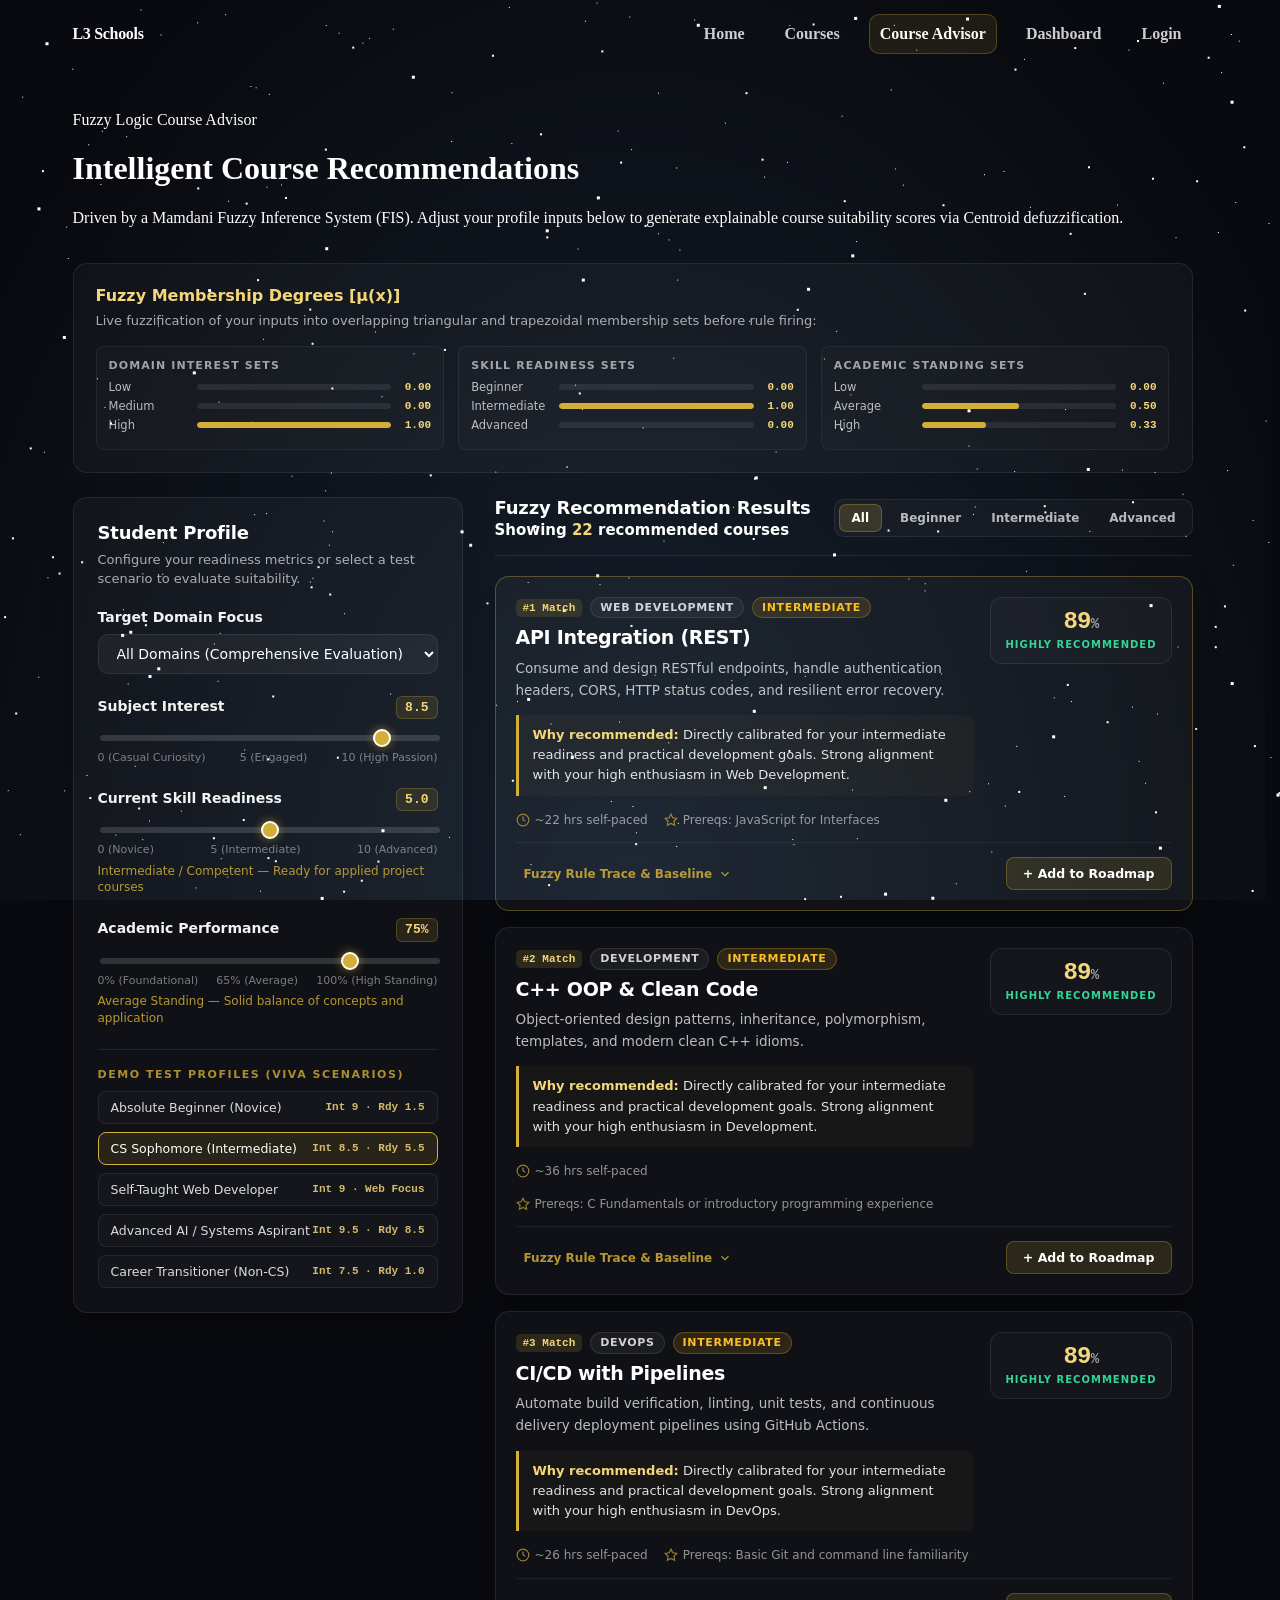
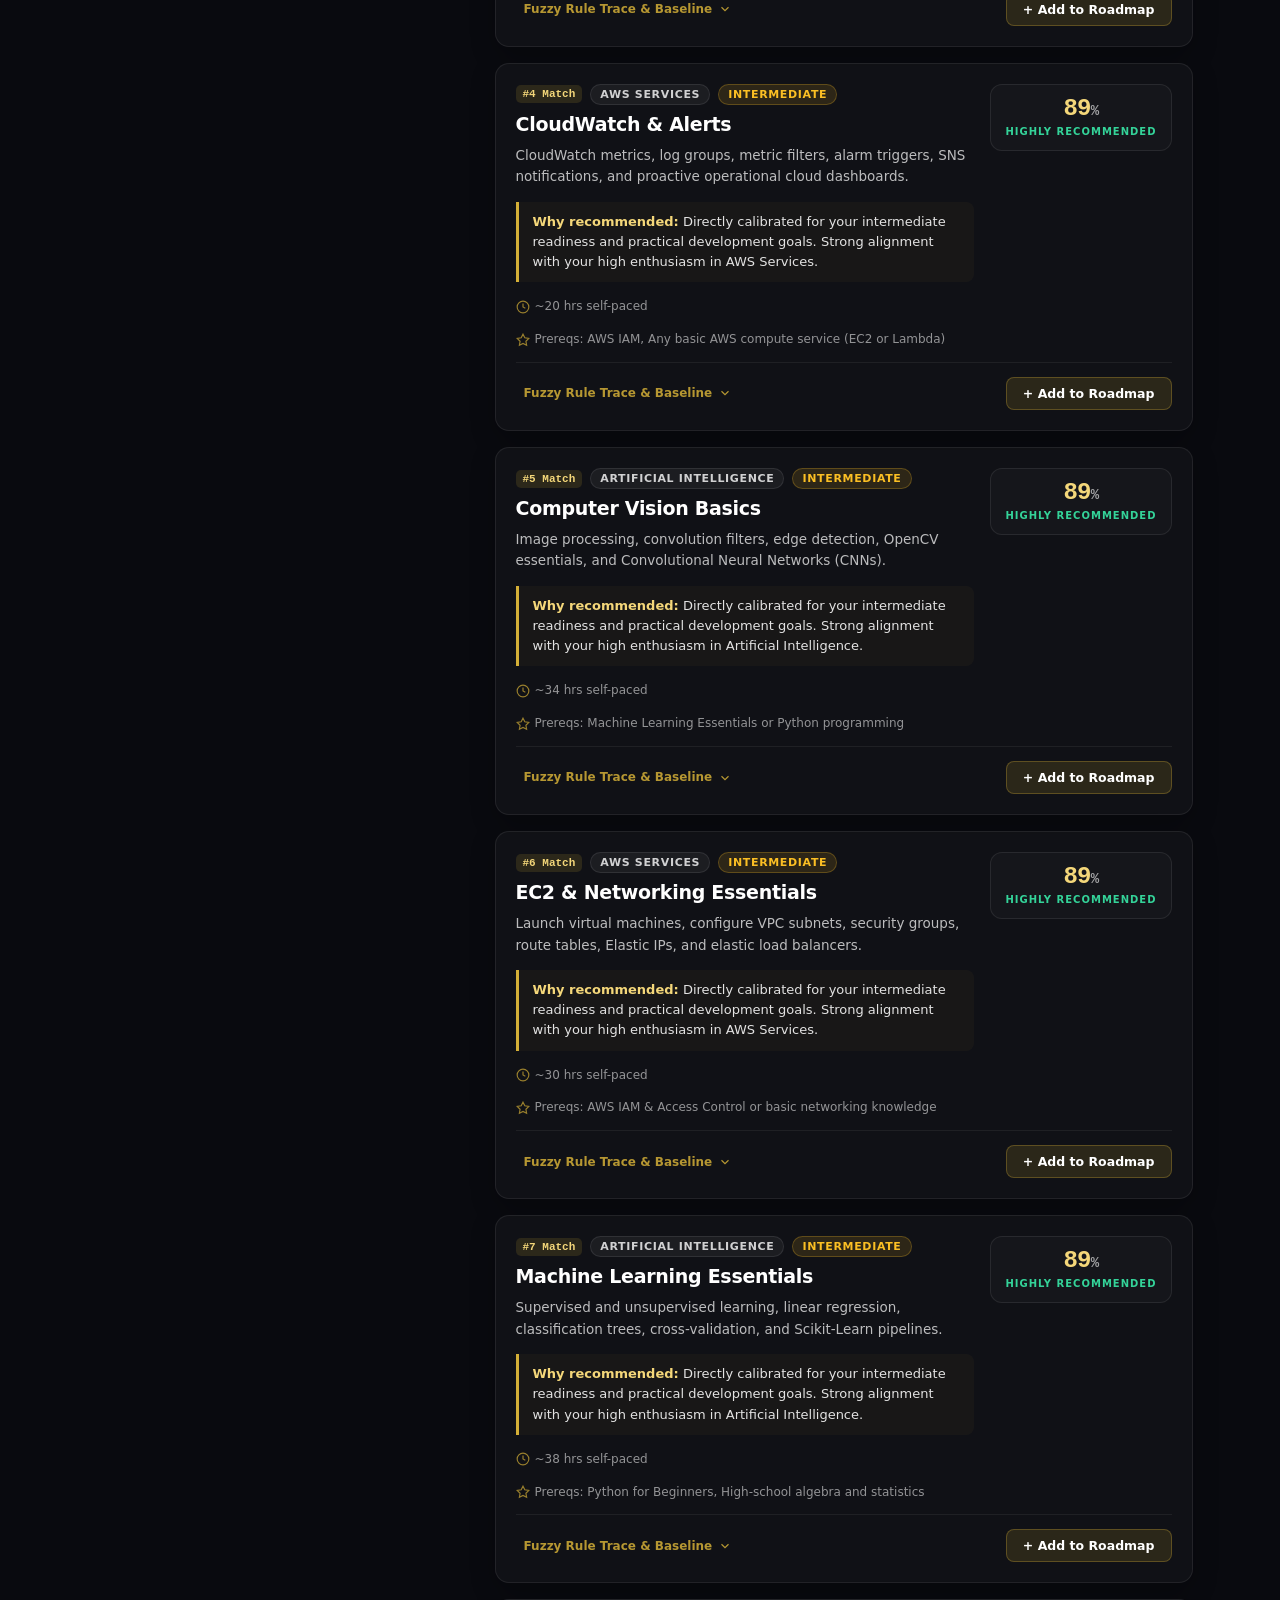
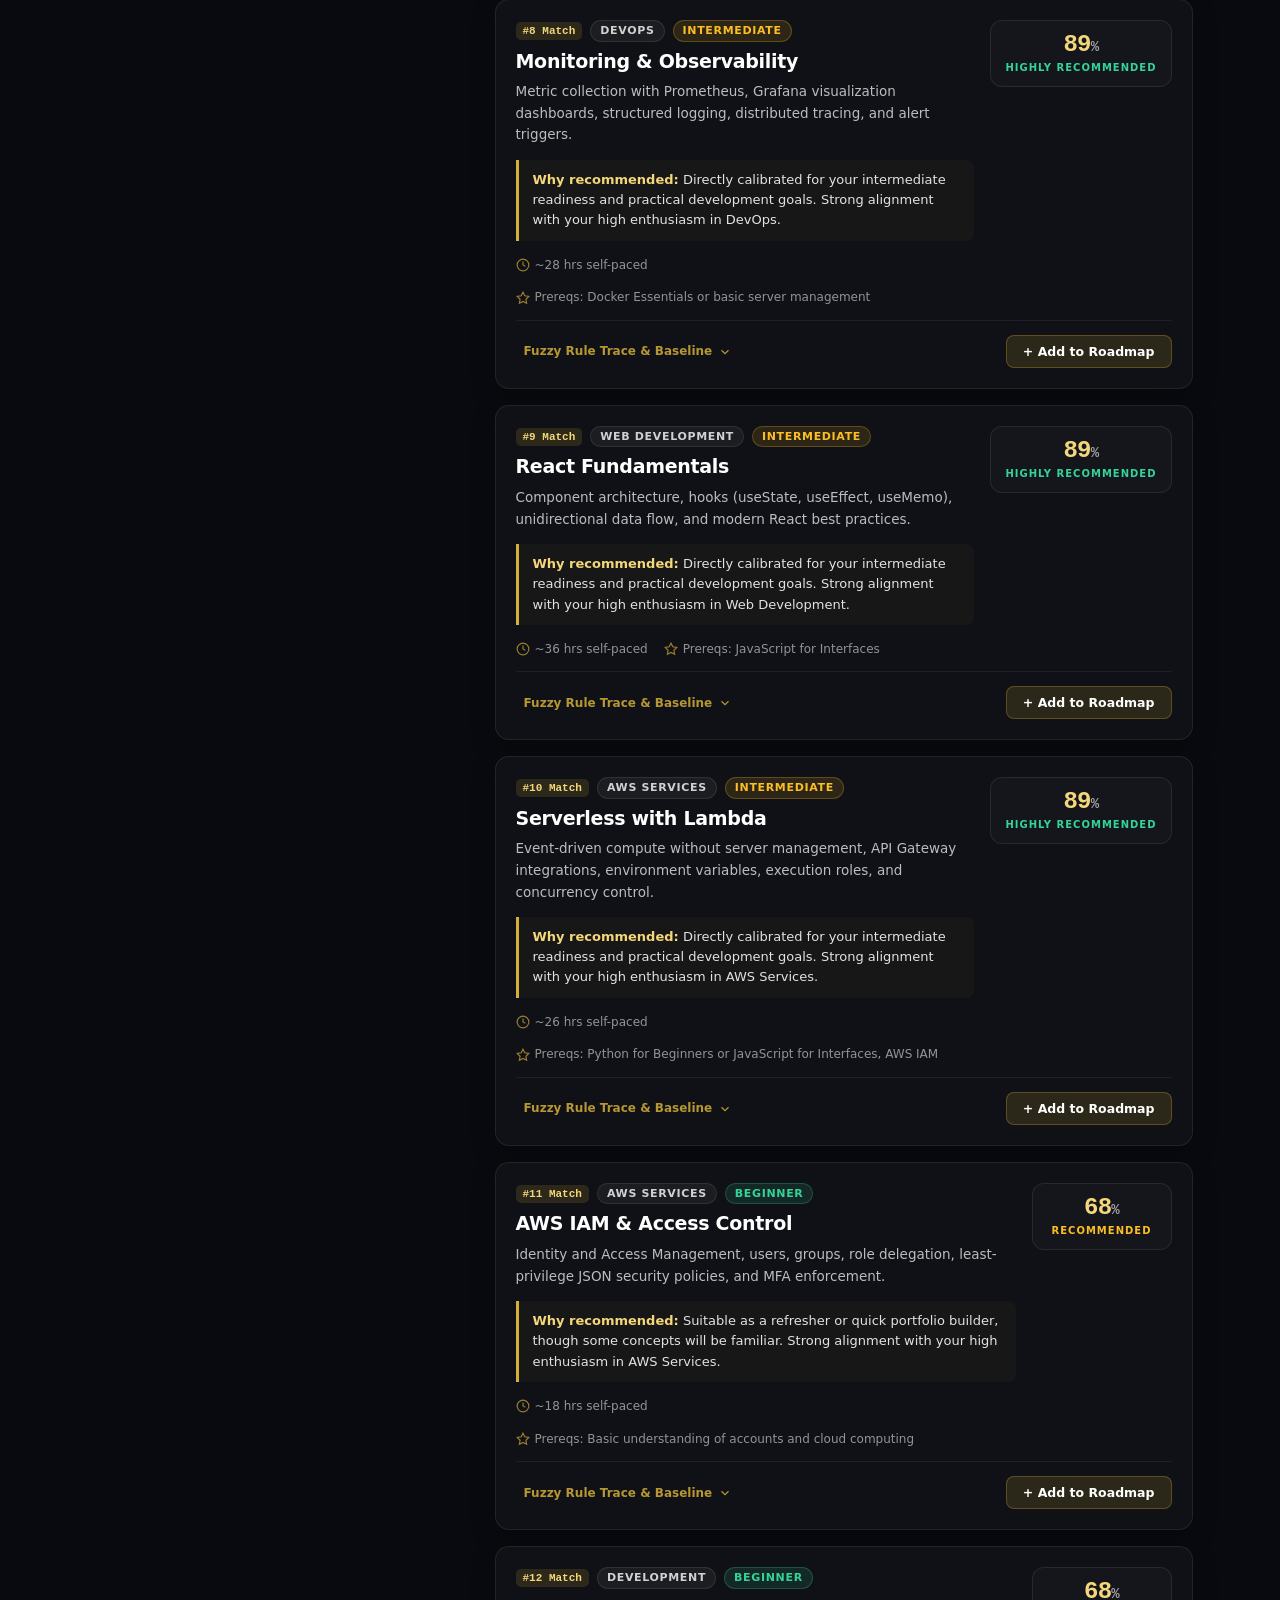
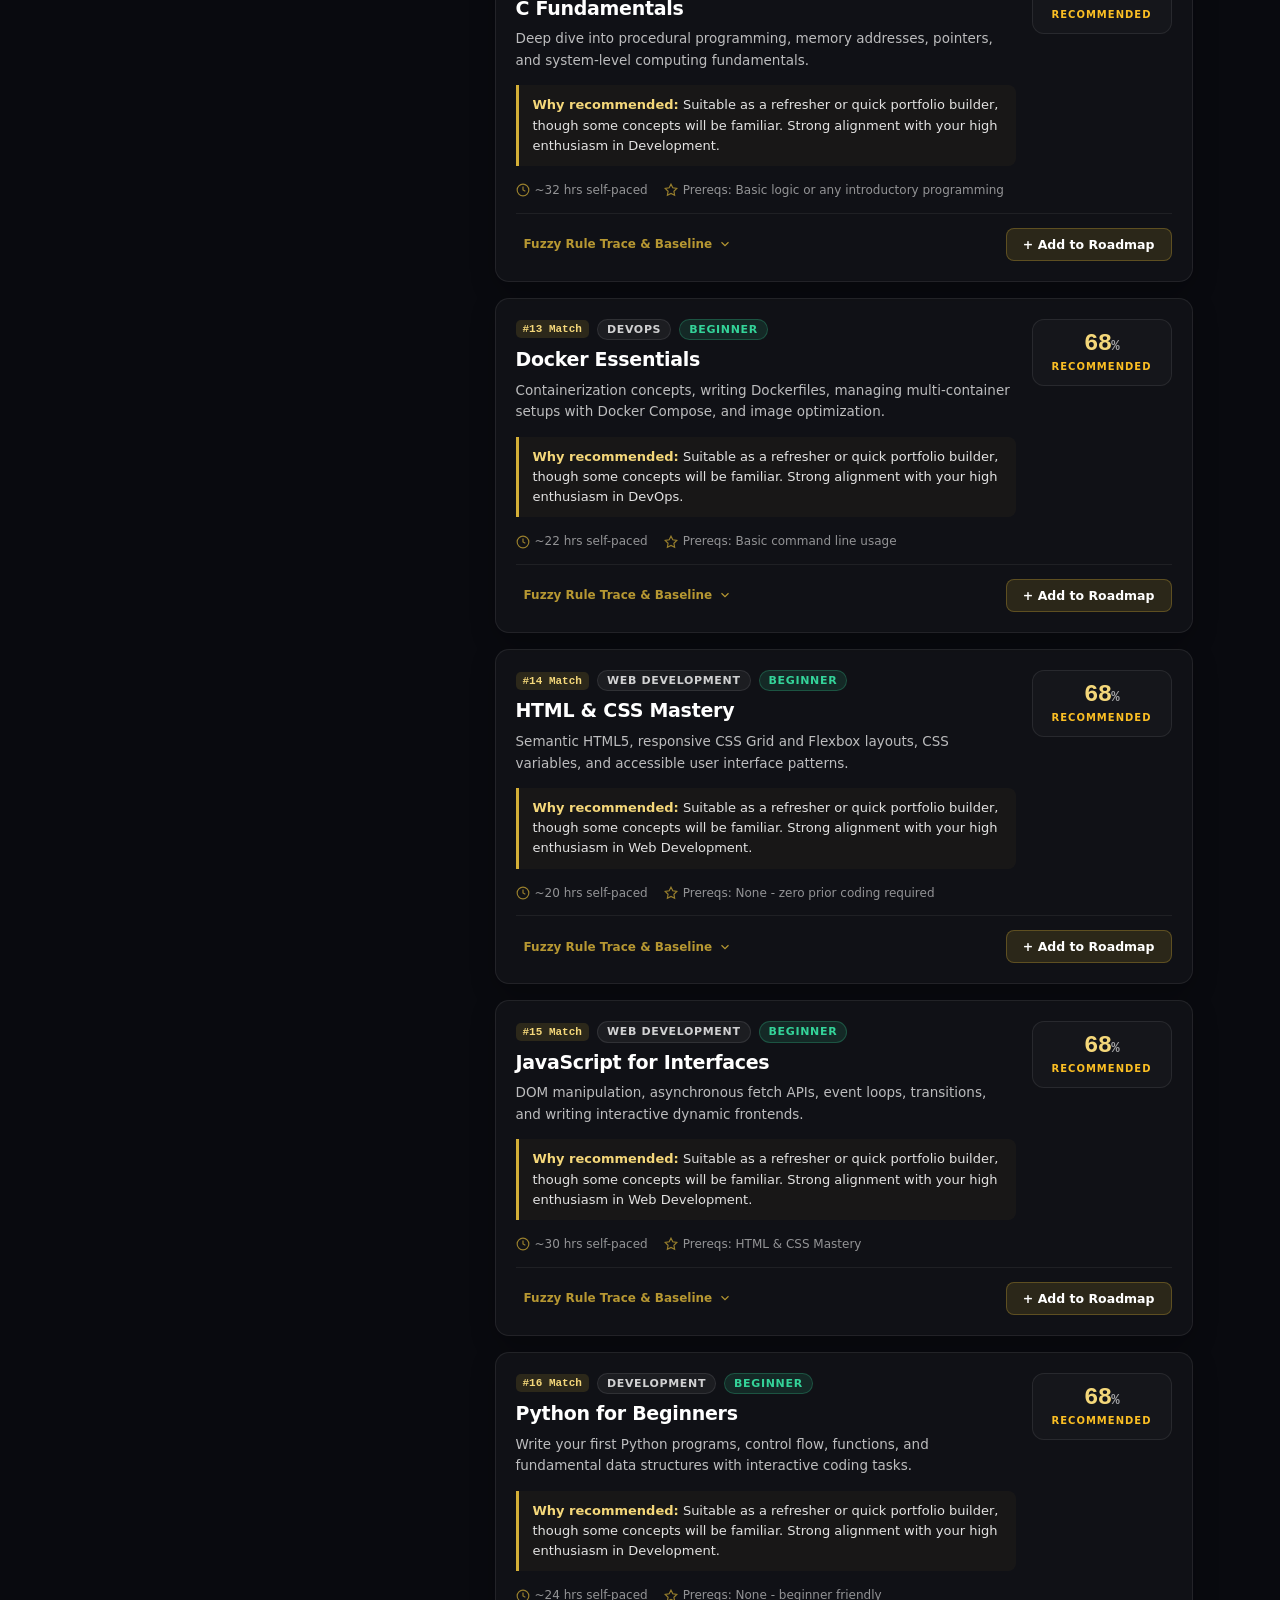
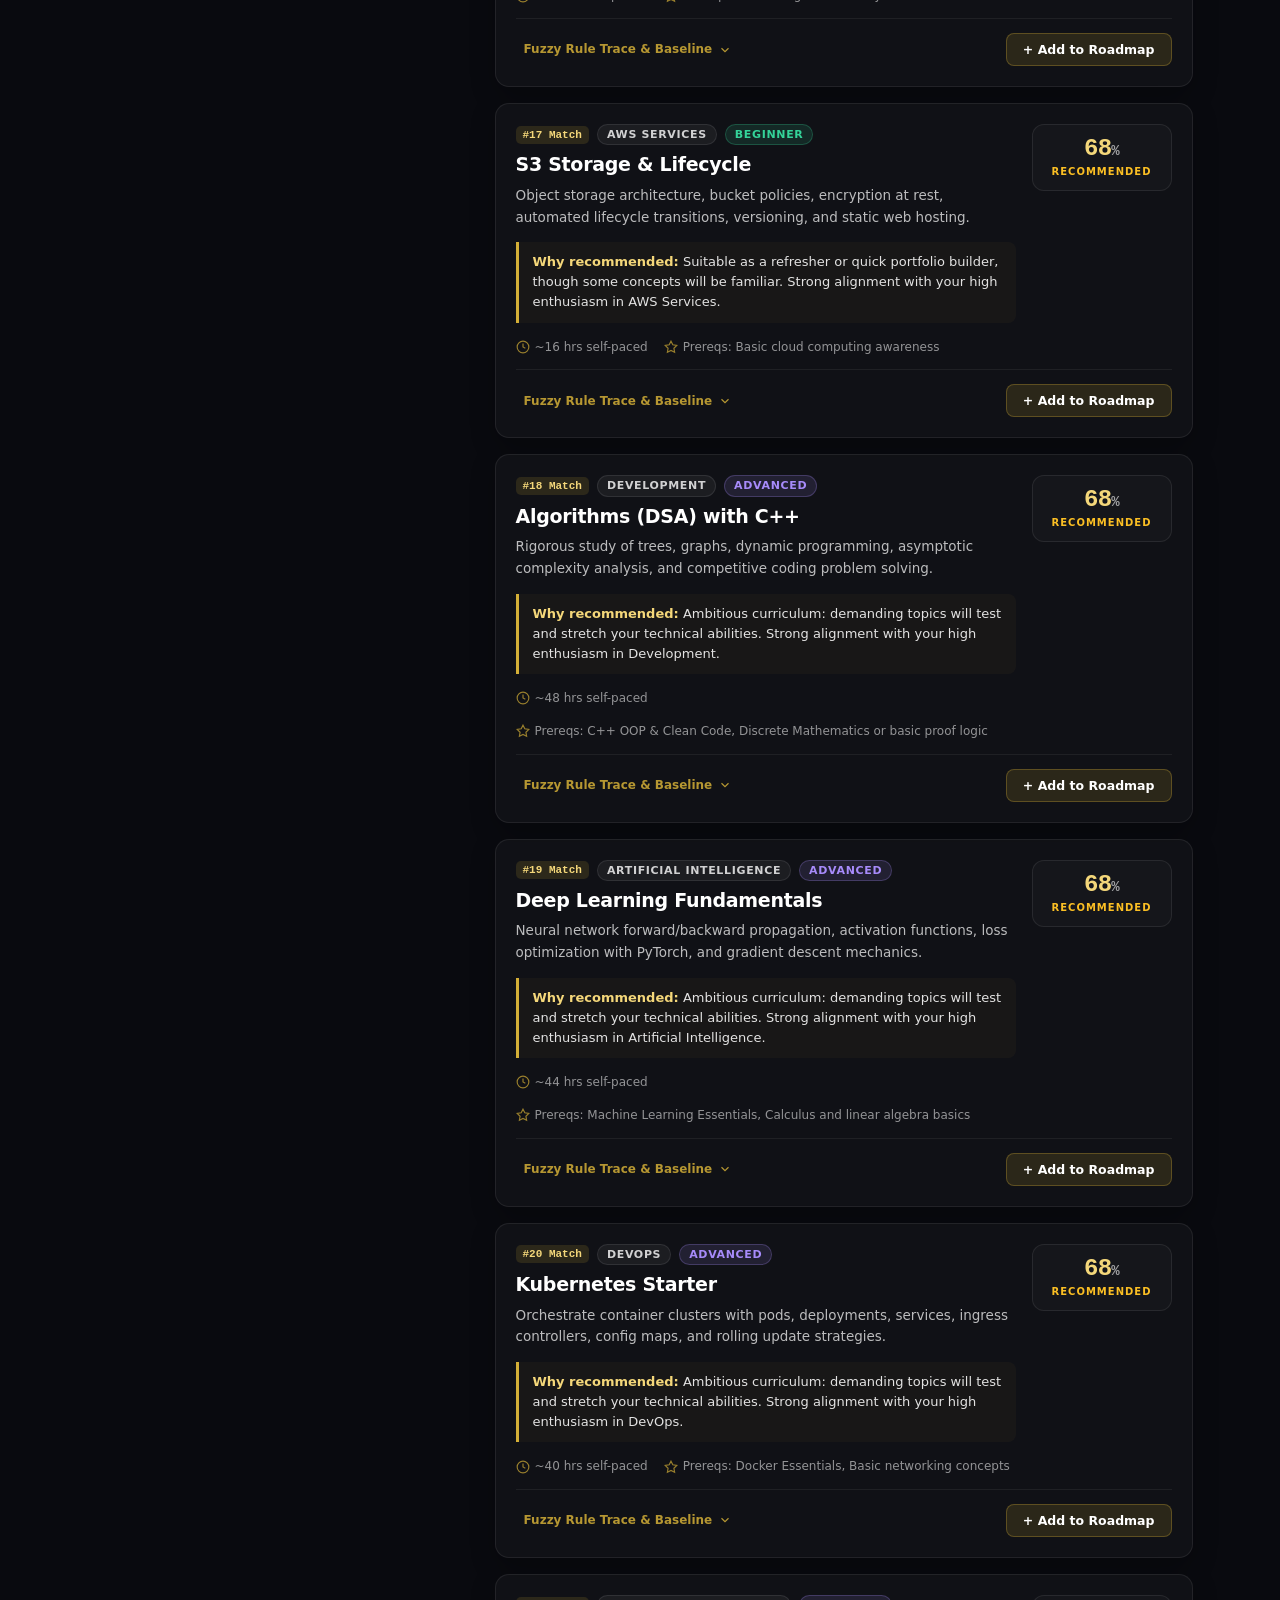
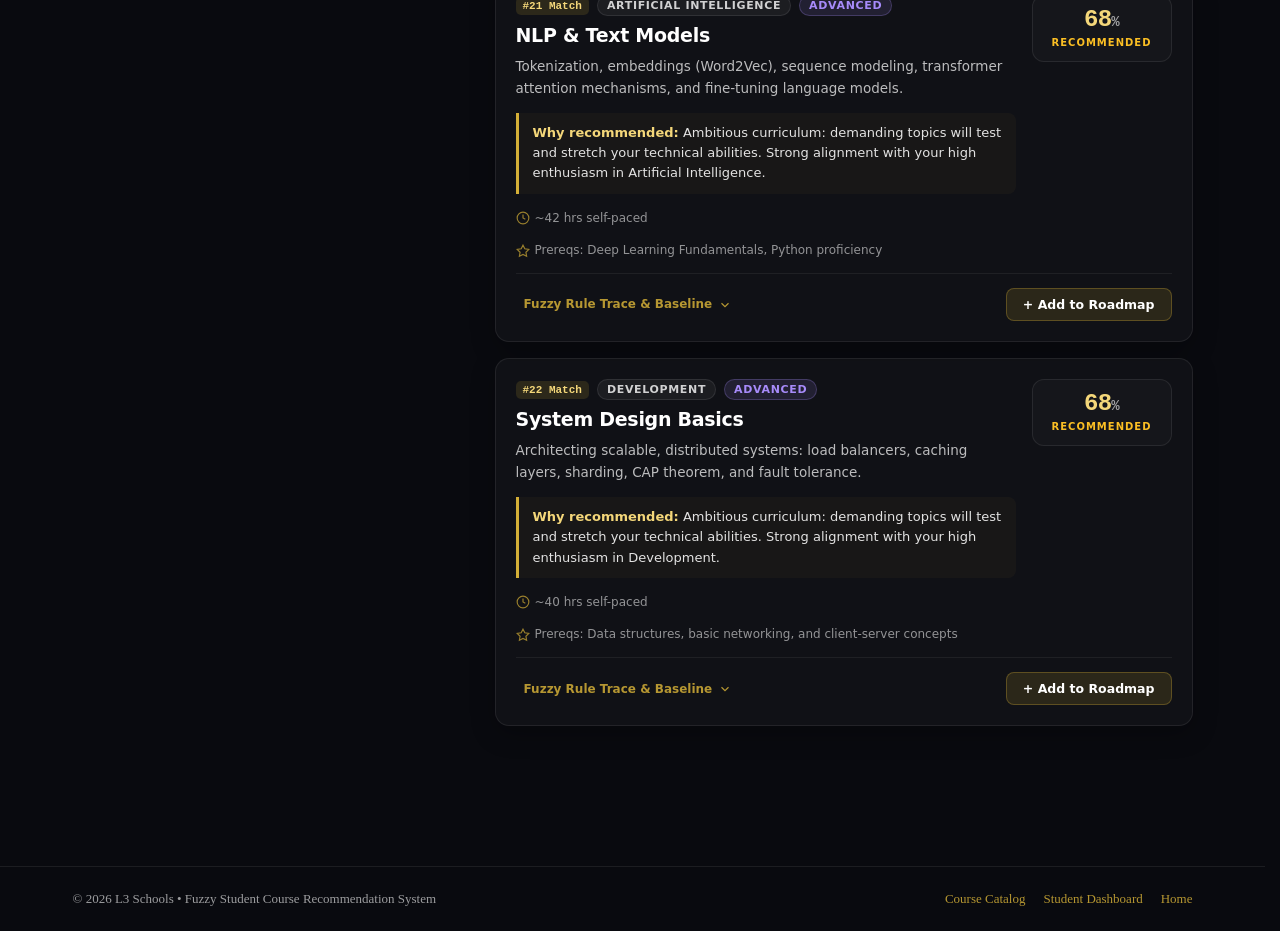
<file: recommendations.html>
<!DOCTYPE html>
<html lang="en">
<head>
  <meta charset="UTF-8">
  <meta name="viewport" content="width=device-width, initial-scale=1.0">
  <meta name="color-scheme" content="dark">
  <title>L3 Schools | Fuzzy Course Advisor</title>
  <link rel="stylesheet" href="background.css">
  <link rel="stylesheet" href="index.css">
  <link rel="stylesheet" href="recommendations.css">
</head>

<body>
  <div class="bg-container">
    <div id="stars"></div>
    <div id="stars2"></div>
    <div id="stars3"></div>
  </div>

  <header class="l3-topbar" id="site-header">
    <div class="l3-container l3-topbar__inner">
      <a class="l3-brand" href="index.html" aria-label="L3 Schools home">
        <span class="l3-brand__text">L3 Schools</span>
      </a>

      <nav class="l3-nav" aria-label="Primary">
        <a class="l3-nav__link" href="index.html">Home</a>
        <a class="l3-nav__link" href="courses.html">Courses</a>
        <a class="l3-nav__link" href="recommendations.html" aria-current="page">Course Advisor</a>
        <a class="l3-nav__link" href="dashboard.html">Dashboard</a>
        <a class="l3-nav__link" href="login.html">Login</a>
      </nav>
    </div>
  </header>

  <main class="l3-advisor-page">
    <div class="l3-container">
      <header class="l3-advisor-header">
        <span class="l3-kicker">Fuzzy Logic Course Advisor</span>
        <h1 class="l3-title">Intelligent Course Recommendations</h1>
        <p class="l3-subtitle">
          Driven by a Mamdani Fuzzy Inference System (FIS). Adjust your profile inputs below to generate explainable course suitability scores via Centroid defuzzification.
        </p>
      </header>

      <!-- Viva Demonstration Diagnostics: Real-time Fuzzification Bar Panel -->
      <section class="l3-viva-panel" aria-label="Fuzzy Inference Diagnostics">
        <h2 class="l3-viva-title">Fuzzy Membership Degrees [μ(x)]</h2>
        <p class="l3-viva-desc">
          Live fuzzification of your inputs into overlapping triangular and trapezoidal membership sets before rule firing:
        </p>

        <div class="l3-fuzzy-bars">
          <div class="l3-fuzzy-bar-group">
            <div class="l3-fuzzy-bar-title">Domain Interest Sets</div>
            <div id="l3-viva-interest-bars"></div>
          </div>
          <div class="l3-fuzzy-bar-group">
            <div class="l3-fuzzy-bar-title">Skill Readiness Sets</div>
            <div id="l3-viva-readiness-bars"></div>
          </div>
          <div class="l3-fuzzy-bar-group">
            <div class="l3-fuzzy-bar-title">Academic Standing Sets</div>
            <div id="l3-viva-academic-bars"></div>
          </div>
        </div>
      </section>

      <div class="l3-advisor-layout">
        <!-- Left: Student Preference Inputs & Preset Academic Profiles -->
        <aside class="l3-advisor-panel" aria-label="Student Profile Controls">
          <h2 class="l3-panel-title">Student Profile</h2>
          <p class="l3-panel-desc">Configure your readiness metrics or select a test scenario to evaluate suitability.</p>

          <form id="l3-advisor-form" onsubmit="return false;">
            <!-- Domain Selection -->
            <div class="l3-select-wrap">
              <label class="l3-input-label" for="l3-select-category" style="display: block; margin-bottom: 8px;">Target Domain Focus</label>
              <select class="l3-select" id="l3-select-category" name="category">
                <option value="all">All Domains (Comprehensive Evaluation)</option>
                <option value="development">Development (Python, C, C++, DSA, Systems)</option>
                <option value="webdev">Web Development (HTML/CSS, JS, React, REST)</option>
                <option value="ai">Artificial Intelligence (ML, Deep Learning, NLP, Vision)</option>
                <option value="devops">DevOps (CI/CD, Docker, Kubernetes, Monitoring)</option>
                <option value="aws">AWS Cloud (IAM, EC2, S3, Lambda, CloudWatch)</option>
              </select>
            </div>

            <!-- Subject Interest Slider (0-10) -->
            <div class="l3-input-group">
              <div class="l3-input-labelrow">
                <label class="l3-input-label" for="l3-slider-interest">Subject Interest</label>
                <span class="l3-input-badge" id="l3-val-interest">8.5</span>
              </div>
              <input
                type="range"
                class="l3-range-slider"
                id="l3-slider-interest"
                name="interest"
                min="0"
                max="10"
                step="0.5"
                value="8.5"
                aria-valuemin="0"
                aria-valuemax="10"
                aria-valuenow="8.5"
              />
              <div class="l3-input-meta">
                <span>0 (Casual Curiosity)</span>
                <span>5 (Engaged)</span>
                <span>10 (High Passion)</span>
              </div>
            </div>

            <!-- Skill Readiness Slider (0-10) -->
            <div class="l3-input-group">
              <div class="l3-input-labelrow">
                <label class="l3-input-label" for="l3-slider-readiness">Current Skill Readiness</label>
                <span class="l3-input-badge" id="l3-val-readiness">5.0</span>
              </div>
              <input
                type="range"
                class="l3-range-slider"
                id="l3-slider-readiness"
                name="readiness"
                min="0"
                max="10"
                step="0.5"
                value="5.0"
                aria-valuemin="0"
                aria-valuemax="10"
                aria-valuenow="5.0"
              />
              <div class="l3-input-meta">
                <span>0 (Novice)</span>
                <span>5 (Intermediate)</span>
                <span>10 (Advanced)</span>
              </div>
              <span class="l3-input-qualifier" id="l3-qualifier-readiness">
                Intermediate / Competent — Ready for applied project courses
              </span>
            </div>

            <!-- Academic Performance Slider (0-100) -->
            <div class="l3-input-group">
              <div class="l3-input-labelrow">
                <label class="l3-input-label" for="l3-slider-academic">Academic Performance</label>
                <span class="l3-input-badge" id="l3-val-academic">75%</span>
              </div>
              <input
                type="range"
                class="l3-range-slider"
                id="l3-slider-academic"
                name="academic"
                min="0"
                max="100"
                step="1"
                value="75"
                aria-valuemin="0"
                aria-valuemax="100"
                aria-valuenow="75"
              />
              <div class="l3-input-meta">
                <span>0% (Foundational)</span>
                <span>65% (Average)</span>
                <span>100% (High Standing)</span>
              </div>
              <span class="l3-input-qualifier" id="l3-qualifier-academic">
                Average Standing — Solid balance of concepts and application
              </span>
            </div>
          </form>

          <!-- College Viva / Demo Presets -->
          <div class="l3-presets-section">
            <h3 class="l3-presets-title">Demo Test Profiles (Viva Scenarios)</h3>
            <div class="l3-preset-grid">
              <button class="l3-preset-btn" type="button" data-preset="beginner">
                <span>Absolute Beginner (Novice)</span>
                <span class="l3-preset-badge">Int 9 · Rdy 1.5</span>
              </button>
              <button class="l3-preset-btn is-active" type="button" data-preset="sophomore">
                <span>CS Sophomore (Intermediate)</span>
                <span class="l3-preset-badge">Int 8.5 · Rdy 5.5</span>
              </button>
              <button class="l3-preset-btn" type="button" data-preset="webdev">
                <span>Self-Taught Web Developer</span>
                <span class="l3-preset-badge">Int 9 · Web Focus</span>
              </button>
              <button class="l3-preset-btn" type="button" data-preset="ai_aspirant">
                <span>Advanced AI / Systems Aspirant</span>
                <span class="l3-preset-badge">Int 9.5 · Rdy 8.5</span>
              </button>
              <button class="l3-preset-btn" type="button" data-preset="transitioner">
                <span>Career Transitioner (Non-CS)</span>
                <span class="l3-preset-badge">Int 7.5 · Rdy 1.0</span>
              </button>
            </div>
          </div>
        </aside>

        <!-- Right: Results & Explanations -->
        <section class="l3-advisor-results" aria-labelledby="results-title">
          <div class="l3-results-header">
            <div>
              <h2 id="results-title" class="l3-panel-title" style="margin-bottom: 2px;">Fuzzy Recommendation Results</h2>
              <div class="l3-results-count" id="l3-results-count">Showing <span>22</span> recommended courses</div>
            </div>

            <div class="l3-filter-tabs" role="tablist" aria-label="Course difficulty filter">
              <button class="l3-filter-tab is-active" role="tab" type="button" data-diff="all" aria-selected="true">All</button>
              <button class="l3-filter-tab" role="tab" type="button" data-diff="beginner" aria-selected="false">Beginner</button>
              <button class="l3-filter-tab" role="tab" type="button" data-diff="intermediate" aria-selected="false">Intermediate</button>
              <button class="l3-filter-tab" role="tab" type="button" data-diff="advanced" aria-selected="false">Advanced</button>
            </div>
          </div>

          <!-- Cards container -->
          <div class="l3-rec-list" id="l3-results-list" role="list"></div>
        </section>
      </div>
    </div>
  </main>

  <footer class="l3-dash-foot" style="border-top: 1px solid rgba(255,255,255,0.08); padding: 24px 0; margin-top: 60px;">
    <div class="l3-container" style="display: flex; justify-content: space-between; align-items: center; flex-wrap: wrap; gap: 14px;">
      <p style="margin: 0; color: rgba(255,255,255,0.6); font-size: 13px;">
        © <span id="advisor-year"></span> L3 Schools • Fuzzy Student Course Recommendation System
      </p>
      <nav style="display: flex; gap: 18px; font-size: 13px;">
        <a href="courses.html" style="color: rgba(212,175,55,0.85); text-decoration: none;">Course Catalog</a>
        <a href="dashboard.html" style="color: rgba(212,175,55,0.85); text-decoration: none;">Student Dashboard</a>
        <a href="index.html" style="color: rgba(212,175,55,0.85); text-decoration: none;">Home</a>
      </nav>
    </div>
  </footer>

  <script src="background.js"></script>
  <script src="courses/courseData.js"></script>
  <script src="courses/fuzzyEngine.js"></script>
  <script src="recommendations.js"></script>
  <script>
    (function () {
      var header = document.getElementById("site-header");
      function onScroll() {
        if (!header) return;
        header.classList.toggle("is-scrolled", window.scrollY > 48);
      }
      onScroll();
      window.addEventListener("scroll", onScroll, { passive: true });
      var y = document.getElementById("advisor-year");
      if (y) y.textContent = String(new Date().getFullYear());
    })();
  </script>
</body>
</html>
</file>
<file: preloader/preloader.css>
*{
    margin: 0;
    padding: 0;
    box-sizing: border-box;
    font-family: 'Montserrat', 'Poppins', sans-serif, Georgia, 'Times New Roman', Times, serif;
}
/* Skip replay when user already saw intro this tab (see preloader.js + index.html) */
html.l3-preloader-skip .preloader {
  display: none !important;
}

.preloader {
  position: fixed;
  inset: 0;
  z-index: 9999;
  background: black;
  display: flex;
  align-items: center;
  justify-content: center;
  overflow: hidden;
  color: white;
}

.list {
    position: relative;
    height: 240px;
    width: min(90vw, 600px);
    overflow: hidden;
    z-index: 2;
}

.track {
    position: absolute;
    top: 80px;
    width: 100%;
}

.item {
    height: 80px;
    display: flex;
    align-items: center;
    text-align: center;
    padding: 0 1rem;
    font-size: clamp(20px, 5vw, 40px);
    justify-content: center;
    opacity: 0.5;
    transition: opacity 0.5s ease, transform 0.5s ease, color 0.5s ease;
}

.bg-container {
    background: radial-gradient(#1A2532, black);
    position: fixed;
    inset: 0;
    z-index: -1;
    perspective: 1000px;
}

.item.active {
    color: #C5AE79;
    opacity: 1;
    text-shadow: 0 0 20px rgba(255,200,0,0.6);
}
</file>
<file: background.css>
html {
  min-height: 100%;
  scrollbar-gutter: stable;
  background-color: #090a0f;
  overflow-x: hidden;
  overflow-y: auto;
}

body {
  min-height: 100%;
  margin: 0;
  background: transparent;
}

html.is-loading,
body.is-loading {
  overflow-x: hidden;
}

.bg-container {
  position: fixed;
  inset: 0;
  z-index: -1;
  overflow: hidden;
  background: radial-gradient(ellipse at 50% 100%, #17212e 0%, #090a0f 85%);
  background-attachment: fixed;
  background-size: cover;
  pointer-events: none;
}

#stars, #stars2, #stars3 {
  position: absolute;
  top: 0;
  left: 0;
  background: transparent;
  z-index: -1;
}

#stars {
  width: 1px;
  height: 1px;
  animation: animStar 50s linear infinite;
}

#stars2 {
  width: 2px;
  height: 2px;
  animation: animStar 100s linear infinite;
}

#stars3 {
  width: 3px;
  height: 3px;
  animation: animStar 150s linear infinite;
}

@keyframes animStar {
  from { transform: translateY(0); }
  to { transform: translateY(-2000px); }
}
</file>
<file: index.css>
:root{
  --l3-container: 1120px;
}

.l3-container{
  width: min(92vw, var(--l3-container));
  margin-inline: auto;
}

.l3-hero{
  min-height: 100svh;
  display: flex;
  flex-direction: column;
  align-items: stretch;
  justify-content: center;
  padding: clamp(76px, 9vh, 112px) 0 clamp(36px, 6vh, 72px);
  gap: clamp(18px, 3.5vw, 32px);
}

.l3-hero__intro{
  text-align: center;
  padding: 0 clamp(16px, 4vw, 48px);
  max-width: min(92vw, var(--l3-container, 1120px));
  margin-inline: auto;
}

.l3-hero-motto{
  margin: 0 auto;
  max-width: min(92vw, 26ch);
  font: 800 clamp(28px, 5.2vw, 52px)/1.08 ui-sans-serif, system-ui, -apple-system, Segoe UI, Roboto, Arial, sans-serif;
  letter-spacing: -0.03em;
  text-wrap: balance;
  background: linear-gradient(120deg, #fff6d4 0%, #e8c96a 32%, #d4af37 52%, #f4d77a 100%);
  -webkit-background-clip: text;
  background-clip: text;
  color: transparent;
  filter: drop-shadow(0 1px 12px rgba(212, 175, 55, 0.28));
}

@supports not ((-webkit-background-clip: text) or (background-clip: text)){
  .l3-hero-motto{
    color: #e8c96a;
    background: none;
    filter: none;
  }
}

.l3-hero-lede{
  margin: 12px auto 0;
  max-width: 52ch;
  font: 500 clamp(15px, 1.85vw, 18px)/1.55 ui-sans-serif, system-ui, -apple-system, Segoe UI, Roboto, Arial, sans-serif;
  color: rgba(255, 255, 255, 0.62);
  text-align: center;
}

.l3-hero__animation{
  width: 100%;
  padding-left: clamp(20px, 7vw, 120px);
  padding-right: clamp(12px, 3vw, 32px);
  box-sizing: border-box;
}

.l3-hero .container{
  min-height: 0;
  width: 100%;
  max-width: none;
  margin: clamp(4px, 1.5vw, 12px) 0 0;
  justify-content: flex-start;
  align-items: center;
  padding-left: 0;
  padding-right: 0;
  box-sizing: border-box;
  transform: none;
}

@media (max-width: 768px){
  .l3-hero__animation{
    padding-left: clamp(12px, 4vw, 24px);
    padding-right: clamp(12px, 4vw, 24px);
  }
  .l3-hero .container{
    justify-content: center;
  }
}

.l3-hero-strip{
  display: flex;
  flex-wrap: wrap;
  align-items: stretch;
  justify-content: center;
  gap: 10px;
  max-width: min(92vw, 880px);
  margin: clamp(8px, 2vw, 16px) auto 0;
  padding: 0 clamp(16px, 4vw, 48px);
  align-self: center;
}

.l3-hero-chip{
  display: flex;
  flex-direction: column;
  align-items: flex-start;
  gap: 4px;
  padding: 12px 16px;
  border-radius: 12px;
  background: rgba(255, 255, 255, 0.04);
  border: 1px solid rgba(255, 255, 255, 0.1);
  box-shadow: 0 8px 24px rgba(0, 0, 0, 0.25);
  min-width: min(42vw, 160px);
  text-align: left;
  transition: border-color 200ms ease, background 200ms ease;
}

.l3-hero-chip:hover{
  border-color: rgba(212, 175, 55, 0.28);
  background: rgba(212, 175, 55, 0.06);
}

.l3-hero-chip__label{
  font: 750 13px/1.2 ui-sans-serif, system-ui, -apple-system, Segoe UI, Roboto, Arial, sans-serif;
  letter-spacing: 0.04em;
  text-transform: uppercase;
  color: rgba(212, 175, 55, 0.95);
}

.l3-hero-chip__hint{
  font: 500 13px/1.35 ui-sans-serif, system-ui, -apple-system, Segoe UI, Roboto, Arial, sans-serif;
  color: rgba(255, 255, 255, 0.68);
}

.l3-hero-chip--cta{
  justify-content: center;
  align-items: center;
  min-width: auto;
  padding: 0;
  background: rgba(212, 175, 55, 0.08);
  border-color: rgba(212, 175, 55, 0.22);
}

.l3-hero-chip__link{
  display: inline-flex;
  align-items: center;
  justify-content: center;
  padding: 12px 18px;
  font: 650 14px/1 ui-sans-serif, system-ui, -apple-system, Segoe UI, Roboto, Arial, sans-serif;
  color: rgba(255, 255, 255, 0.94);
  text-decoration: none;
  border-radius: 12px;
  width: 100%;
  height: 100%;
  transition: color 180ms ease, background 180ms ease;
}

.l3-hero-chip__link:hover{
  color: #fff;
  background: rgba(212, 175, 55, 0.14);
}

@media (max-width: 620px){
  .l3-hero-chip{
    min-width: calc(50% - 8px);
    flex: 1 1 calc(50% - 8px);
  }
  .l3-hero-chip--cta{
    flex: 1 1 100%;
  }
}

.l3-topbar{
  position: sticky;
  top: 0;
  z-index: 100;
  background: transparent;
  border-bottom: 1px solid transparent;
  backdrop-filter: none;
  -webkit-backdrop-filter: none;
  transition:
    background 220ms ease,
    border-color 220ms ease,
    backdrop-filter 220ms ease,
    -webkit-backdrop-filter 220ms ease,
    box-shadow 220ms ease;
}

.l3-topbar.is-scrolled{
  background: rgba(7, 7, 10, 0.72);
  border-bottom-color: rgba(255, 255, 255, 0.08);
  backdrop-filter: blur(14px);
  -webkit-backdrop-filter: blur(14px);
  box-shadow: 0 10px 30px rgba(0, 0, 0, 0.25);
}

.l3-topbar__inner{
  display: flex;
  align-items: center;
  justify-content: space-between;
  padding: 14px 0;
  gap: 16px;
}

.l3-brand{
  display: inline-flex;
  align-items: center;
  text-decoration: none;
}

.l3-brand__text{
  font-weight: 800;
  letter-spacing: -0.02em;
  color: #fff;
}

.l3-nav{
  display: flex;
  flex-wrap: wrap;
  gap: 18px;
  align-items: center;
}

.l3-nav__link{
  color: rgba(255,255,255,0.80);
  text-decoration: none;
  font-weight: 600;
  padding: 10px 10px;
  border-radius: 10px;
  transition: color 180ms ease, background 180ms ease, border-color 180ms ease;
  border: 1px solid transparent;
}

.l3-nav__link:hover{
  color: rgba(255,255,255,0.95);
  border-color: rgba(212,175,55,0.22);
  background: rgba(212,175,55,0.06);
}

.l3-nav__link[aria-current="page"]{
  color: rgba(255,255,255,0.98);
  border-color: rgba(212,175,55,0.28);
  background: rgba(212,175,55,0.10);
}

.l3-site-footer{
  background: #07070a;
  color: rgba(255, 255, 255, 0.92);
  padding: clamp(40px, 6vw, 72px) 0 clamp(28px, 4vw, 40px);
  border-top: none;
}

.l3-testimonials__head{
  max-width: 72ch;
}

.l3-testimonials__grid{
  margin-top: clamp(22px, 3vw, 34px);
  display: grid;
  grid-template-columns: repeat(3, 1fr);
  gap: clamp(12px, 2vw, 18px);
}

.l3-quote{
  margin: 0;
  padding: 18px 18px 16px;
  border-radius: 14px;
  background: linear-gradient(180deg, rgba(255, 255, 255, 0.05), rgba(255, 255, 255, 0.02));
  border: 1px solid rgba(255, 255, 255, 0.1);
  box-shadow: 0 10px 30px rgba(0, 0, 0, 0.35);
}

.l3-quote__text{
  margin: 0;
  font: 400 15px/1.55 ui-sans-serif, system-ui, -apple-system, Segoe UI, Roboto, Arial, sans-serif;
  color: rgba(255, 255, 255, 0.88);
}

.l3-quote__meta{
  margin-top: 14px;
  padding-top: 14px;
  border-top: 1px solid rgba(255, 255, 255, 0.08);
  display: flex;
  flex-direction: column;
  gap: 4px;
}

.l3-quote__name{
  font: 650 14px/1.2 ui-sans-serif, system-ui, -apple-system, Segoe UI, Roboto, Arial, sans-serif;
  color: rgba(255, 255, 255, 0.95);
}

.l3-quote__role{
  font: 500 12px/1.2 ui-sans-serif, system-ui, -apple-system, Segoe UI, Roboto, Arial, sans-serif;
  color: rgba(255, 255, 255, 0.55);
}

.l3-footer-meta{
  margin-top: clamp(40px, 4vw, 56px);
  padding-top: clamp(28px, 3vw, 36px);
  border-top: 1px solid rgba(255, 255, 255, 0.08);
  display: grid;
  grid-template-columns: repeat(12, 1fr);
  gap: clamp(18px, 3vw, 24px);
  align-items: start;
}

.l3-footer-meta__brand{
  grid-column: span 6;
}

.l3-footer-meta__title{
  margin: 0 0 10px;
  font: 800 16px/1.2 ui-sans-serif, system-ui, -apple-system, Segoe UI, Roboto, Arial, sans-serif;
  letter-spacing: -0.02em;
  color: rgba(255, 255, 255, 0.92);
}

.l3-footer-meta__about{
  margin: 0;
  max-width: 52ch;
  font: 400 14px/1.6 ui-sans-serif, system-ui, -apple-system, Segoe UI, Roboto, Arial, sans-serif;
  color: rgba(255, 255, 255, 0.62);
}

.l3-footer-meta__creator{
  color: rgba(255, 255, 255, 0.85);
  font-weight: 650;
}

.l3-footer-meta__social{
  grid-column: span 3;
  display: flex;
  flex-wrap: wrap;
  gap: 10px;
  justify-content: flex-end;
}

.l3-social{
  display: inline-flex;
  align-items: center;
  justify-content: center;
  width: 42px;
  height: 42px;
  border-radius: 12px;
  color: rgba(255, 255, 255, 0.78);
  background: rgba(255, 255, 255, 0.04);
  border: 1px solid rgba(255, 255, 255, 0.1);
  transition: color 180ms ease, border-color 180ms ease, background 180ms ease, transform 180ms ease;
}

.l3-social svg{
  width: 20px;
  height: 20px;
}

.l3-social:hover{
  color: rgba(212, 175, 55, 0.95);
  border-color: rgba(212, 175, 55, 0.28);
  background: rgba(212, 175, 55, 0.08);
  transform: translateY(-1px);
}

.l3-footer-meta__legal{
  grid-column: span 3;
  display: flex;
  flex-direction: column;
  gap: 10px;
  align-items: flex-end;
}

.l3-footer-meta__legal a{
  font: 600 13px/1.3 ui-sans-serif, system-ui, -apple-system, Segoe UI, Roboto, Arial, sans-serif;
  color: rgba(255, 255, 255, 0.62);
  text-decoration: none;
  border-bottom: 1px solid transparent;
  transition: color 180ms ease, border-color 180ms ease;
}

.l3-footer-meta__legal a:hover{
  color: rgba(255, 255, 255, 0.9);
  border-bottom-color: rgba(212, 175, 55, 0.35);
}

.l3-footer-copy{
  margin: clamp(22px, 3vw, 34px) 0 0;
  text-align: center;
  font: 500 12px/1.4 ui-sans-serif, system-ui, -apple-system, Segoe UI, Roboto, Arial, sans-serif;
  color: rgba(255, 255, 255, 0.42);
}

@media (max-width: 980px){
  .l3-testimonials__grid{
    grid-template-columns: 1fr;
  }
  .l3-footer-meta{
    grid-template-columns: 1fr;
  }
  .l3-footer-meta__brand,
  .l3-footer-meta__social,
  .l3-footer-meta__legal{
    grid-column: auto;
  }
  .l3-footer-meta__social,
  .l3-footer-meta__legal{
    justify-content: flex-start;
    align-items: flex-start;
  }
}

@media (prefers-reduced-motion: reduce){
  *, *::before, *::after{
    animation-duration: 1ms !important;
    animation-iteration-count: 1 !important;
    transition-duration: 1ms !important;
    scroll-behavior: auto !important;
  }
  .preloader{ display: none; } /* or instantly hide via JS */
  .l3-topbar{
    transition: none;
  }
  .l3-social:hover{
    transform: none;
  }
}
</file>
<file: animation1/anim.css>
.container{
  min-height: 100svh;
  display: flex;
  align-items: center;
  justify-content: center;
  padding: clamp(16px, 4vw, 48px);
  gap: clamp(16px, 4vw, 60px);
  margin-top: 0;
}

.word-column {
  display: flex;
  flex-direction: column;
  gap: 25px;
}

.word {
  font-size: 1.4rem;
  color: #d4af37;
  transition: transform 1s ease, opacity 0.5s;
}

.text-area {
  font-size: 1.4rem;
  line-height: 2;
  max-width: 100%;
}

.hidden {
  opacity: 0;
}

.line {
  color: white;
  opacity: 0;
  white-space: nowrap;
  clip-path: inset(0 100% 0 0);
  transition: clip-path 0.8s ease, opacity 0.4s ease;
}

.line.show {
  opacity: 1;
  clip-path: inset(0 0 0 0);
}

.slot {
  display: inline-block;
  min-width: none;
  text-align: center;
  margin: 0 6px;
}

.filled {
  color: #d4af37;
  text-shadow: 0 0 12px rgba(212,175,55,0.7);
}

@media (max-width: 768px){
  .container{
    flex-direction: column;
    text-align: center;
  }
  .word-column{
    flex-direction: row;
    flex-wrap: wrap;
    justify-content: center;
  }
}
</file>
<file: features.css>
:root{
  --l3-bg: #07070a;
  --l3-surface: rgba(255,255,255,0.04);
  --l3-surface-2: rgba(255,255,255,0.06);
  --l3-border: rgba(255,255,255,0.10);
  --l3-text: rgba(255,255,255,0.92);
  --l3-muted: rgba(255,255,255,0.68);
  --l3-gold: #d4af37;
  --l3-gold-2: #f4d77a;

  --l3-radius: 14px;
  --l3-shadow: 0 14px 40px rgba(0,0,0,0.55);
  --l3-glow: 0 0 0 1px rgba(212,175,55,0.16), 0 0 40px rgba(212,175,55,0.10);

  --l3-container: 1120px;
  --l3-ease: cubic-bezier(.22,.61,.36,1);
}

.l3-section{
  background: radial-gradient(1200px 600px at 20% -10%, rgba(212,175,55,0.10), transparent 60%),
              radial-gradient(900px 500px at 90% 10%, rgba(212,175,55,0.06), transparent 55%),
              var(--l3-bg);
  color: var(--l3-text);
  padding: clamp(52px, 7vw, 96px) 0;
}

.l3-container{
  width: min(92vw, var(--l3-container));
  margin: 0 auto;
}

.l3-section__head{
  max-width: 72ch;
}

.l3-kicker{
  display: inline-block;
  font: 600 12px/1.2 ui-sans-serif, system-ui, -apple-system, Segoe UI, Roboto, Arial, sans-serif;
  letter-spacing: 0.14em;
  text-transform: uppercase;
  color: rgba(212,175,55,0.88);
  background: rgba(212,175,55,0.08);
  border: 1px solid rgba(212,175,55,0.18);
  padding: 8px 10px;
  border-radius: 999px;
}

.l3-title{
  margin: 14px 0 8px;
  font: 700 clamp(26px, 3.2vw, 44px)/1.08 ui-sans-serif, system-ui, -apple-system, Segoe UI, Roboto, Arial, sans-serif;
  letter-spacing: -0.02em;
}

.l3-subtitle{
  margin: 0;
  color: var(--l3-muted);
  font: 400 clamp(14px, 1.6vw, 18px)/1.6 ui-sans-serif, system-ui, -apple-system, Segoe UI, Roboto, Arial, sans-serif;
}

.l3-features{
  margin-top: clamp(22px, 3vw, 34px);
  display: grid;
  grid-template-columns: repeat(12, 1fr);
  gap: clamp(12px, 2vw, 18px);
}

.l3-card{
  grid-column: span 4;
  position: relative;
  padding: 18px 18px 16px;
  border-radius: var(--l3-radius);
  background: linear-gradient(180deg, rgba(255,255,255,0.06), rgba(255,255,255,0.03));
  border: 1px solid var(--l3-border);
  box-shadow: 0 10px 30px rgba(0,0,0,0.35);
  transition: transform 280ms var(--l3-ease), box-shadow 280ms var(--l3-ease), border-color 280ms var(--l3-ease);
  transform: translateZ(0);
}

.l3-card::before{
  content:"";
  position:absolute;
  inset: 0;
  border-radius: inherit;
  pointer-events:none;
  opacity: 0;
  box-shadow: var(--l3-glow);
  transition: opacity 280ms var(--l3-ease);
}

.l3-card__icon{
  width: 44px;
  height: 44px;
  border-radius: 12px;
  display: grid;
  place-items: center;
  color: rgba(212,175,55,0.92);
  background: rgba(212,175,55,0.10);
  border: 1px solid rgba(212,175,55,0.18);
}

.l3-card__icon svg{
  width: 22px;
  height: 22px;
}

.l3-card__title{
  margin: 12px 0 6px;
  font: 650 16px/1.25 ui-sans-serif, system-ui, -apple-system, Segoe UI, Roboto, Arial, sans-serif;
  letter-spacing: -0.01em;
}

.l3-card__text{
  margin: 0;
  color: var(--l3-muted);
  font: 400 14px/1.55 ui-sans-serif, system-ui, -apple-system, Segoe UI, Roboto, Arial, sans-serif;
}

.l3-card:hover{
  transform: translateY(-4px);
  border-color: rgba(212,175,55,0.22);
  box-shadow: var(--l3-shadow);
}

.l3-card:hover::before{ opacity: 1; }

.l3-card:focus-within{
  outline: 3px solid rgba(212,175,55,0.35);
  outline-offset: 2px;
}

.l3-section__cta{
  margin-top: clamp(18px, 3vw, 26px);
  display: flex;
  gap: 12px;
  flex-wrap: wrap;
}

.l3-btn{
  display: inline-flex;
  align-items: center;
  justify-content: center;
  height: 44px;
  padding: 0 16px;
  border-radius: 12px;
  text-decoration: none;
  color: #111;
  background: linear-gradient(135deg, var(--l3-gold), var(--l3-gold-2));
  border: 1px solid rgba(212,175,55,0.35);
  box-shadow: 0 10px 24px rgba(0,0,0,0.38);
  transition: transform 220ms var(--l3-ease), filter 220ms var(--l3-ease), box-shadow 220ms var(--l3-ease);
  font: 650 14px/1 ui-sans-serif, system-ui, -apple-system, Segoe UI, Roboto, Arial, sans-serif;
}

.l3-btn:hover{ transform: translateY(-1px); filter: brightness(1.03); }
.l3-btn:active{ transform: translateY(0px); }

.l3-btn--ghost{
  background: rgba(255,255,255,0.04);
  color: var(--l3-text);
  border: 1px solid rgba(255,255,255,0.14);
  box-shadow: none;
}

.l3-btn--ghost:hover{
  border-color: rgba(212,175,55,0.22);
  box-shadow: 0 0 0 1px rgba(212,175,55,0.12);
}

@media (max-width: 980px){
  .l3-card{ grid-column: span 6; }
}

@media (max-width: 620px){
  .l3-card{ grid-column: span 12; }
}

@media (prefers-reduced-motion: reduce){
  .l3-card, .l3-btn{ transition: none; }
  .l3-card:hover, .l3-btn:hover{ transform: none; }
}
</file>
<file: courses/courses.css>
:root{
  --l3-bg: #07070a;
  --l3-surface: rgba(255,255,255,0.04);
  --l3-surface-2: rgba(255,255,255,0.06);
  --l3-border: rgba(255,255,255,0.10);
  --l3-text: rgba(255,255,255,0.92);
  --l3-muted: rgba(255,255,255,0.70);

  --l3-gold: #d4af37;
  --l3-gold-2: #f4d77a;

  --l3-radius: 14px;
  --l3-radius-sm: 12px;

  --l3-shadow: 0 18px 50px rgba(0,0,0,0.55);
  --l3-ease: cubic-bezier(.22,.61,.36,1);

  --l3-container: 1120px;
}

*{ box-sizing: border-box; }
html, body{ height: 100%; }
body{
  margin: 0;
  background: var(--l3-bg);
  color: var(--l3-text);
  font-family: ui-sans-serif, system-ui, -apple-system, Segoe UI, Roboto, Arial, sans-serif;
  overflow-x: clip;
}

.l3-container{
  width: min(92vw, var(--l3-container));
  margin-inline: auto;
}

.l3-main{
  padding: clamp(18px, 3vw, 34px) 0 80px;
}

.l3-topbar{
  position: sticky;
  top: 0;
  z-index: 50;
  backdrop-filter: blur(10px);
  background: rgba(0,0,0,0.55);
  border-bottom: 1px solid rgba(255,255,255,0.08);
}
.l3-topbar__inner{
  display: flex;
  align-items: center;
  justify-content: space-between;
  padding: 14px 0;
  gap: 16px;
}

.l3-brand{
  display: inline-flex;
  align-items: center;
  text-decoration: none;
}
.l3-brand__text{
  font-weight: 800;
  letter-spacing: -0.02em;
  color: #fff;
}

.l3-nav{
  display: flex;
  flex-wrap: wrap;
  gap: 18px;
  align-items: center;
}
.l3-nav__link{
  color: rgba(255,255,255,0.80);
  text-decoration: none;
  font-weight: 600;
  padding: 10px 10px;
  border-radius: 10px;
  transition: color 180ms var(--l3-ease), background 180ms var(--l3-ease), border-color 180ms var(--l3-ease);
  border: 1px solid transparent;
}
.l3-nav__link:hover{
  color: rgba(255,255,255,0.95);
  border-color: rgba(212,175,55,0.22);
  background: rgba(212,175,55,0.06);
}
.l3-nav__link[aria-current="page"]{
  color: rgba(255,255,255,0.98);
  border-color: rgba(212,175,55,0.28);
  background: rgba(212,175,55,0.10);
}

.l3-courses__grid{
  display: grid;
  grid-template-columns: 1.15fr 0.85fr;
  gap: 18px;
  align-items: start;
  margin-top: 18px;
}

.l3-page-title{
  margin: 18px 0 8px;
  font-size: clamp(26px, 2.8vw, 42px);
  letter-spacing: -0.03em;
}
.l3-page-subtitle{
  margin: 0 0 18px;
  color: var(--l3-muted);
  line-height: 1.6;
  max-width: 70ch;
}

.l3-categories{
  display: flex;
  flex-direction: column;
  gap: 14px;
}

.l3-cat{
  position: relative;
  background: linear-gradient(180deg, rgba(255,255,255,0.05), rgba(255,255,255,0.03));
  border: 1px solid var(--l3-border);
  border-radius: var(--l3-radius);
  box-shadow: 0 10px 40px rgba(0,0,0,0.35);
  overflow: hidden;

  /* Hover flows */
  transform: translateZ(0);
}
.l3-cat::before{
  content: "";
  position: absolute;
  inset: -2px;
  opacity: 0;
  pointer-events: none;
  background: linear-gradient(
    110deg,
    transparent 0%,
    rgba(212,175,55,0.0) 30%,
    rgba(212,175,55,0.55) 50%,
    rgba(212,175,55,0.0) 70%,
    transparent 100%
  );
  transform: translateX(-60%);
}
.l3-cat:hover::before,
.l3-cat:focus-within::before{
  opacity: 1;
  animation: l3-flow 1s var(--l3-ease) both;
}
@keyframes l3-flow{
  0%{ transform: translateX(-60%); opacity: 0.0; }
  15%{ opacity: 0.55; }
  100%{ transform: translateX(60%); opacity: 0.0; }
}

.l3-cat__btn{
  width: 100%;
  display: flex;
  align-items: center;
  justify-content: space-between;
  gap: 12px;

  padding: 16px 16px;
  background: transparent;
  border: 0;
  color: var(--l3-text);
  cursor: pointer;
}
.l3-cat__btn:focus-visible{
  outline: 3px solid rgba(212,175,55,0.35);
  outline-offset: 3px;
  border-radius: var(--l3-radius);
}

.l3-cat__name{
  font-weight: 800;
  letter-spacing: -0.02em;
}

.l3-cat__pill{
  font-weight: 700;
  font-size: 12px;
  color: rgba(212,175,55,0.92);
  border: 1px solid rgba(212,175,55,0.20);
  background: rgba(212,175,55,0.08);
  padding: 6px 10px;
  border-radius: 999px;
  margin-left: auto;
  white-space: nowrap;
}

.l3-cat__count{
  color: rgba(255,255,255,0.70);
  font-weight: 650;
  font-size: 13px;
  white-space: nowrap;
}

.l3-cat__chev{
  width: 12px;
  height: 12px;
  border-right: 2px solid rgba(212,175,55,0.70);
  border-bottom: 2px solid rgba(212,175,55,0.70);
  transform: rotate(45deg);
  transition: transform 240ms var(--l3-ease);
  margin-left: 6px;
}

.l3-cat__panel{
  max-height: 0;
  opacity: 0;
  overflow: hidden;
  pointer-events: none;
  transition: max-height 320ms var(--l3-ease), opacity 220ms var(--l3-ease);
  border-top: 1px solid rgba(255,255,255,0.07);
}

.l3-cat.is-open .l3-cat__panel{
  max-height: 520px;
  opacity: 1;
  pointer-events: auto;
}

.l3-cat.is-open .l3-cat__chev{
  transform: rotate(-135deg);
}

.l3-cat__list{
  padding: 14px 16px 16px;
  display: grid;
  gap: 10px;
}

.l3-check{
  display: grid;
  grid-template-columns: 20px 1fr;
  align-items: center;
  gap: 10px;
  cursor: pointer;
  user-select: none;
  padding: 10px 12px;
  border-radius: 12px;
  border: 1px solid rgba(255,255,255,0.08);
  background: rgba(0,0,0,0.12);
  transition: border-color 200ms var(--l3-ease), background 200ms var(--l3-ease), transform 200ms var(--l3-ease);
}

.l3-check:hover{
  border-color: rgba(212,175,55,0.22);
  background: rgba(212,175,55,0.06);
  transform: translateY(-1px);
}

.l3-check input{
  position: absolute;
  opacity: 0;
  pointer-events: none;
}

.l3-check__box{
  width: 18px;
  height: 18px;
  border-radius: 6px;
  border: 1px solid rgba(255,255,255,0.18);
  background: rgba(255,255,255,0.04);
  box-shadow: inset 0 0 0 1px rgba(0,0,0,0.22);
  position: relative;
  transition: border-color 180ms var(--l3-ease), box-shadow 180ms var(--l3-ease), background 180ms var(--l3-ease);
}

.l3-check__label{
  font-weight: 650;
  color: rgba(255,255,255,0.86);
}

.l3-check input:focus-visible + .l3-check__box{
  outline: 3px solid rgba(212,175,55,0.35);
  outline-offset: 3px;
}

.l3-check input:checked + .l3-check__box{
  border-color: rgba(212,175,55,0.55);
  background: rgba(212,175,55,0.18);
  box-shadow: 0 0 0 1px rgba(212,175,55,0.22), 0 0 26px rgba(212,175,55,0.18);
}
.l3-check input:checked + .l3-check__box::after{
  content: "";
  position: absolute;
  left: 5px;
  top: 2.5px;
  width: 6px;
  height: 10px;
  border-right: 2px solid rgba(244,215,122,0.95);
  border-bottom: 2px solid rgba(244,215,122,0.95);
  transform: rotate(40deg);
}

.l3-preview{
  position: sticky;
  top: 88px;
}

.l3-preview__card{
  background: radial-gradient(700px 260px at 10% 0%, rgba(212,175,55,0.14), transparent 55%),
              linear-gradient(180deg, rgba(255,255,255,0.06), rgba(255,255,255,0.03));
  border: 1px solid rgba(255,255,255,0.10);
  border-radius: var(--l3-radius);
  box-shadow: var(--l3-shadow);
  overflow: hidden;
}

.l3-preview__media{
  position: relative;
  padding: 18px;
  border-bottom: 1px solid rgba(255,255,255,0.07);
}

.l3-preview__img{
  width: 100%;
  height: 210px;
  display: block;
  object-fit: cover;
  border-radius: 12px;
  border: 1px solid rgba(212,175,55,0.16);
  background: rgba(0,0,0,0.25);
}

.l3-preview__glow{
  position: absolute;
  inset: 0;
  pointer-events: none;
  background: radial-gradient(500px 140px at 30% 0%, rgba(212,175,55,0.22), transparent 60%);
  opacity: 0.75;
}

.l3-preview__content{
  padding: 16px 16px 18px;
}

.l3-preview__kicker{
  margin: 0 0 8px;
  color: rgba(212,175,55,0.92);
  font-weight: 800;
  text-transform: uppercase;
  letter-spacing: 0.14em;
  font-size: 12px;
}

.l3-preview__title{
  margin: 0 0 6px;
  font-size: 20px;
  letter-spacing: -0.02em;
}

.l3-preview__subtitle{
  margin: 0 0 16px;
  color: var(--l3-muted);
  line-height: 1.6;
}

.l3-selected{
  border: 1px solid rgba(255,255,255,0.09);
  border-radius: 12px;
  background: rgba(0,0,0,0.18);
  padding: 12px 12px;
}

.l3-selected__row{
  display: flex;
  align-items: center;
  justify-content: space-between;
  gap: 12px;
  font-weight: 700;
}

.l3-selected__hint{
  margin-top: 6px;
  color: rgba(255,255,255,0.64);
  font-size: 13px;
}

.l3-preview__actions{
  display: flex;
  gap: 10px;
  margin-top: 14px;
}

.l3-btn{
  appearance: none;
  border: 1px solid rgba(212,175,55,0.30);
  background: linear-gradient(135deg, var(--l3-gold), var(--l3-gold-2));
  color: rgba(10,10,16,0.95);
  font-weight: 850;
  border-radius: 12px;
  padding: 12px 14px;
  cursor: pointer;
  transition: transform 220ms var(--l3-ease), filter 220ms var(--l3-ease), opacity 220ms var(--l3-ease);
  flex: 1;
}
.l3-btn:hover{ transform: translateY(-1px); filter: brightness(1.04); }
.l3-btn:active{ transform: translateY(0px); }
.l3-btn:disabled{
  cursor: not-allowed;
  opacity: 0.55;
  transform: none;
}

.l3-btn--ghost{
  background: rgba(255,255,255,0.04);
  color: var(--l3-text);
  border: 1px solid rgba(255,255,255,0.12);
  box-shadow: none;
}
.l3-btn--ghost:hover{
  border-color: rgba(212,175,55,0.22);
  background: rgba(212,175,55,0.06);
}

@media (max-width: 980px){
  .l3-courses__grid{
    grid-template-columns: 1fr;
  }
  .l3-preview{
    position: relative;
    top: unset;
  }
}

@media (prefers-reduced-motion: reduce){
  .l3-cat::before{ animation: none !important; }
  .l3-check{ transition: none; }
  .l3-preview__img{ transition: none; }
  .l3-cat__panel{ transition: none; }
}
</file>
<file: dashboard/dashboard.css>
:root{
  --l3-dash-ease: cubic-bezier(.22,.61,.36,1);
  --l3-dash-gold: #d4af37;
  --l3-dash-gold2: #f4d77a;
  --l3-dash-radius: 16px;
  --l3-dash-surface: rgba(255, 255, 255, 0.04);
}

.l3-dash{
  position: relative;
  z-index: 0;
  padding: clamp(24px, 4vw, 40px) 0 clamp(32px, 5vw, 48px);
  background: transparent;
}

.l3-dash__inner{
  display: flex;
  flex-direction: column;
  gap: clamp(32px, 5vw, 48px);
  background: transparent;
}

/* Welcome */
.l3-dash-welcome{
  padding-bottom: clamp(20px, 3vw, 28px);
  border-bottom: 1px solid rgba(255, 255, 255, 0.06);
  animation: l3-dash-rise 0.75s var(--l3-dash-ease) both;
}

.l3-dash-eyebrow{
  margin: 0 0 8px;
  font: 750 11px/1.2 ui-sans-serif, system-ui, sans-serif;
  letter-spacing: 0.22em;
  text-transform: uppercase;
  color: rgba(212,175,55,0.85);
}

.l3-dash-title{
  margin: 0;
  font: 800 clamp(28px, 5vw, 42px)/1.08 ui-sans-serif, system-ui, sans-serif;
  letter-spacing: -0.03em;
  color: #fff;
}

.l3-dash-lede{
  margin: 12px 0 0;
  max-width: 48ch;
  font: 400 clamp(15px, 1.6vw, 17px)/1.6 ui-sans-serif, system-ui, sans-serif;
  color: rgba(255,255,255,0.52);
}

/* Bento grid */
.l3-dash-bento{
  display: grid;
  grid-template-columns: repeat(3, 1fr);
  gap: clamp(12px, 2vw, 16px);
}
@media (min-width: 900px){
  .l3-dash-bento{
    grid-template-columns: repeat(6, 1fr);
  }
}

.l3-dash-tile{
  position: relative;
  padding: 20px 18px;
  border-radius: var(--l3-dash-radius);
  border: 1px solid rgba(255,255,255,0.08);
  background: rgba(255, 255, 255, 0.03);
  overflow: hidden;
  animation: l3-dash-rise 0.65s var(--l3-dash-ease) both;
  animation-delay: calc(0.08s + var(--i, 0) * 0.07s);
  transition: transform 0.28s var(--l3-dash-ease), border-color 0.28s ease, box-shadow 0.28s ease;
}

.l3-dash-tile:hover{
  transform: translateY(-2px);
  border-color: rgba(255,255,255,0.14);
  box-shadow: 0 12px 32px rgba(0,0,0,0.35);
}

.l3-dash-tile--stat{
  grid-column: span 1;
}

@media (min-width: 900px){
  .l3-dash-tile--stat{
    grid-column: span 2;
  }
}

.l3-dash-tile__label{
  display: block;
  font: 650 11px/1.2 ui-sans-serif, system-ui, sans-serif;
  letter-spacing: 0.12em;
  text-transform: uppercase;
  color: rgba(255,255,255,0.45);
  margin-bottom: 10px;
}

.l3-dash-tile__value{
  display: block;
  font: 800 clamp(32px, 5vw, 44px)/1 ui-sans-serif, system-ui, sans-serif;
  color: rgba(212,175,55,0.92);
}

.l3-dash-tile__hint{
  display: block;
  margin-top: 6px;
  font: 500 13px/1.3 ui-sans-serif, system-ui, sans-serif;
  color: rgba(255,255,255,0.48);
}

.l3-dash-tile--wide{
  grid-column: 1 / -1;
  padding: 0;
  background: rgba(255, 255, 255, 0.03);
  border-color: rgba(255,255,255,0.08);
}

@media (min-width: 900px){
  .l3-dash-tile--wide{
    grid-column: span 6;
  }
}

.l3-dash-tile--wide__inner{
  position: relative;
  z-index: 1;
  display: flex;
  flex-wrap: wrap;
  align-items: center;
  justify-content: space-between;
  gap: 18px;
  padding: 22px 22px;
}

.l3-dash-hero-course{
  margin: 6px 0 4px;
  font: 650 17px/1.25 ui-sans-serif, system-ui, sans-serif;
  color: rgba(255,255,255,0.92);
}

.l3-dash-hero-meta{
  margin: 0;
  font: 500 14px/1.4 ui-sans-serif, system-ui, sans-serif;
  color: rgba(255,255,255,0.5);
}

.l3-dash-cta{
  display: inline-flex;
  align-items: center;
  justify-content: center;
  padding: 11px 20px;
  border-radius: 12px;
  font: 750 14px/1 ui-sans-serif, system-ui, sans-serif;
  text-decoration: none;
  color: rgba(12,12,18,0.95);
  background: linear-gradient(135deg, var(--l3-dash-gold), var(--l3-dash-gold2));
  border: 1px solid rgba(212,175,55,0.32);
  box-shadow: 0 6px 20px rgba(0,0,0,0.3);
  transition: filter 0.2s ease, box-shadow 0.2s ease;
  white-space: nowrap;
}

.l3-dash-cta:hover{
  filter: brightness(1.04);
  box-shadow: 0 8px 24px rgba(0,0,0,0.38);
}

/* Courses */
.l3-dash-courses{
  padding-top: clamp(8px, 1.5vw, 12px);
}

.l3-dash-courses__head{
  display: flex;
  align-items: baseline;
  justify-content: space-between;
  gap: 16px;
  flex-wrap: wrap;
  animation: l3-dash-rise 0.65s var(--l3-dash-ease) 0.35s both;
}

.l3-dash-h2{
  margin: 0;
  font: 750 clamp(18px, 2vw, 22px)/1.2 ui-sans-serif, system-ui, sans-serif;
  letter-spacing: -0.02em;
  color: rgba(255,255,255,0.92);
}

.l3-dash-all{
  font: 650 14px/1 ui-sans-serif, system-ui, sans-serif;
  color: rgba(212,175,55,0.88);
  text-decoration: none;
  border-bottom: 1px solid transparent;
  transition: color 0.2s ease, border-color 0.2s ease;
}

.l3-dash-all:hover{
  color: var(--l3-dash-gold2);
  border-bottom-color: rgba(212,175,55,0.35);
}

.l3-dash-rows{
  display: flex;
  flex-direction: column;
  gap: 12px;
}

.l3-dash-row{
  display: grid;
  grid-template-columns: repeat(3, 1fr);
  gap: clamp(12px, 2vw, 20px);
  align-items: center;
  padding: 18px 20px;
  border-radius: 14px;
  border: 1px solid rgba(255,255,255,0.08);
  background: rgba(255,255,255,0.02);
  animation: l3-dash-rise 0.6s var(--l3-dash-ease) both;
  animation-delay: calc(0.45s + var(--i, 0) * 0.07s);
  transition: border-color 0.3s ease, background 0.3s ease, transform 0.3s var(--l3-dash-ease);
}

@media (max-width: 720px){
  .l3-dash-row{
    grid-template-columns: 1fr;
  }
  .l3-dash-row__main{
    grid-column: 1 / -1;
  }
}

.l3-dash-row:hover{
  border-color: rgba(255,255,255,0.12);
  background: rgba(255,255,255,0.028);
}

.l3-dash-row__main{
  grid-column: span 2;
}

.l3-dash-row__title{
  margin: 0 0 4px;
  font: 650 16px/1.25 ui-sans-serif, system-ui, sans-serif;
  color: rgba(255,255,255,0.94);
}

.l3-dash-row__sub{
  margin: 0;
  font: 500 13px/1.35 ui-sans-serif, system-ui, sans-serif;
  color: rgba(255,255,255,0.45);
}

.l3-dash-row__track{
  display: flex;
  align-items: center;
  gap: 12px;
  min-width: 0;
}

@media (max-width: 720px){
  .l3-dash-row__track{
    width: 100%;
  }
}

.l3-dash-bar{
  flex: 1;
  min-width: 0;
  height: 9px;
  border-radius: 999px;
  background: rgba(255,255,255,0.08);
  border: 1px solid rgba(255,255,255,0.08);
  overflow: hidden;
}

.l3-dash-bar__fill{
  --w: 0;
  display: block;
  height: 100%;
  width: calc(var(--w) * 1%);
  border-radius: inherit;
  background: linear-gradient(90deg, var(--l3-dash-gold), var(--l3-dash-gold2));
  box-shadow: none;
  transform-origin: left center;
  transform: scaleX(0);
  animation: l3-dash-bar-fill 1.1s var(--l3-dash-ease) both;
  /* --i inherited from .l3-dash-row */
  animation-delay: calc(0.65s + var(--i, 0) * 0.07s);
}

.l3-dash-row__pct{
  flex-shrink: 0;
  font: 750 13px/1 ui-sans-serif, system-ui, monospace;
  color: rgba(212,175,55,0.9);
  min-width: 3ch;
  text-align: right;
}

/* Footer: no fill — only text on starfield (avoids a “band” bleeding into main) */
.l3-dash-foot{
  padding: 20px 16px 32px;
  margin-top: clamp(8px, 2vw, 16px);
  background: transparent;
  border-top: none;
  text-align: center;
}

.l3-dash-foot .l3-container{
  background: transparent;
}

.l3-dash-foot p{
  margin: 0;
  font: 600 13px/1.4 ui-sans-serif, system-ui, sans-serif;
  color: rgba(255,255,255,0.32);
}

@keyframes l3-dash-rise{
  from{
    opacity: 0;
    transform: translateY(18px);
  }
  to{
    opacity: 1;
    transform: translateY(0);
  }
}

@keyframes l3-dash-bar-fill{
  to{
    transform: scaleX(1);
  }
}

@media (prefers-reduced-motion: reduce){
  .l3-dash-welcome,
  .l3-dash-tile,
  .l3-dash-courses__head,
  .l3-dash-row{
    animation: none !important;
  }
  .l3-dash-tile:hover{
    transform: none;
  }
  .l3-dash-bar__fill{
    animation: none !important;
    transform: scaleX(1);
  }
}
</file>
<file: login/style.css>
html {
  scrollbar-gutter: stable both-edges;
}


.l3-login-body{
  min-height: 100dvh;
  display: flex;
  flex-direction: column;
}

.l3-login-main{
  flex: 1;
  width: 100%;
  padding-left: clamp(16px, 4vw, 24px);
  padding-right: clamp(16px, 4vw, 24px);
  padding: clamp(20px, 4vw, 36px) clamp(16px, 4vw, 24px) clamp(40px, 7vw, 72px);
  box-sizing: border-box;
}

.l3-login-wrap{
  width: 100%;
  max-width: 460px;
  margin-inline: auto;
  box-sizing: border-box;
}

.l3-login-title-tune{
  font-size: clamp(26px, 4vw, 34px) !important;
  margin-top: 10px !important;
}

.l3-login-shell{
  position: relative;
  box-sizing: border-box;
  width: 100%;
  padding-top: clamp(26px, 4vw, 34px);
  padding-bottom: clamp(22px, 3vw, 28px);
  padding-left: clamp(24px, 5vw, 32px);
  padding-right: clamp(24px, 5vw, 32px);
  border-radius: 16px;
  border: 1px solid rgba(255, 255, 255, 0.1);
  background: linear-gradient(180deg, rgba(255, 255, 255, 0.055), rgba(255, 255, 255, 0.02));
  box-shadow: 0 20px 56px rgba(0, 0, 0, 0.5);
  overflow: hidden;
}

.l3-login-shell::before{
  content: "";
  position: absolute;
  top: 0;
  left: 0;
  right: 0;
  height: 3px;
  background: linear-gradient(90deg, transparent, rgba(212, 175, 55, 0.85), rgba(244, 215, 122, 0.9), rgba(212, 175, 55, 0.85), transparent);
  opacity: 0.95;
}

.l3-login-shell__head{
  margin-bottom: clamp(22px, 3vw, 28px);
}

.l3-login-shell__head .l3-subtitle{
  margin-top: 8px;
}

.l3-login-form{
  display: flex;
  flex-direction: column;
  gap: 0;
}

.l3-login-field{
  margin-bottom: 20px;
}

.l3-login-labelrow{
  display: flex;
  align-items: center;
  justify-content: space-between;
  gap: 12px;
  margin-bottom: 8px;
}

.l3-login-label{
  font: 650 13px/1.2 ui-sans-serif, system-ui, sans-serif;
  color: rgba(255, 255, 255, 0.82);
}

.l3-login-forgot{
  font: 600 12px/1.2 ui-sans-serif, system-ui, sans-serif;
  color: rgba(255, 255, 255, 0.42);
  text-decoration: none;
  white-space: nowrap;
  transition: color 0.18s ease;
}

.l3-login-forgot:hover{
  color: rgba(212, 175, 55, 0.95);
}

.l3-login-input,
.l3-login-btn {
  box-sizing: border-box;
}

.l3-login-input{
  width: 100%;
  padding: 14px 16px;
  border-radius: 12px;
  border: 1px solid rgba(255, 255, 255, 0.12);
  background: rgba(0, 0, 0, 0.32);
  color: rgba(255, 255, 255, 0.96);
  font-size: 16px;
  outline: none;
  transition: border-color 0.2s ease, box-shadow 0.2s ease, background 0.2s ease;
}

.l3-login-input::placeholder{
  color: rgba(255, 255, 255, 0.38);
}

.l3-login-input:hover{
  border-color: rgba(255, 255, 255, 0.18);
}

.l3-login-input:focus{
  border-color: rgba(212, 175, 55, 0.5);
  box-shadow: 0 0 0 3px rgba(212, 175, 55, 0.12);
  background: rgba(0, 0, 0, 0.42);
}

.l3-login-error{
  margin: 0 0 16px;
  padding: 11px 14px;
  border-radius: 11px;
  font: 500 13px/1.45 ui-sans-serif, system-ui, sans-serif;
  color: rgba(255, 255, 255, 0.94);
  background: rgba(212, 175, 55, 0.09);
  border: 1px solid rgba(212, 175, 55, 0.22);
}

.l3-login-error:empty{
  display: none;
}

.l3-login-actions{
  margin-top: 6px;
}

.l3-login-btn{
  width: 100%;
  padding: 15px 18px;
  border-radius: 12px;
  border: 1px solid rgba(212, 175, 55, 0.35);
  background: linear-gradient(135deg, #d4af37, #f4d77a);
  color: rgba(12, 12, 18, 0.96);
  font: 800 15px/1 ui-sans-serif, system-ui, sans-serif;
  cursor: pointer;
  transition: filter 0.2s ease, box-shadow 0.2s ease;
}

.l3-login-btn:hover{
  filter: brightness(1.05);
  box-shadow: 0 10px 28px rgba(0, 0, 0, 0.4);
}

.l3-login-btn:active{
  filter: brightness(0.98);
}

.l3-login-shell__foot{
  margin-top: 24px;
  padding-top: 20px;
  border-top: 1px solid rgba(255, 255, 255, 0.08);
}

.l3-login-footnote{
  margin: 0;
  text-align: center;
  font: 500 14px/1.5 ui-sans-serif, system-ui, sans-serif;
  color: rgba(255, 255, 255, 0.48);
}

.l3-login-footnote a{
  color: rgba(212, 175, 55, 0.92);
  font-weight: 650;
  text-decoration: none;
  border-bottom: 1px solid transparent;
  transition: color 0.18s ease, border-color 0.18s ease;
}

.l3-login-footnote a:hover{
  color: #f4d77a;
  border-bottom-color: rgba(212, 175, 55, 0.35);
}

.l3-login-back{
  margin: 22px 0 0;
  text-align: center;
  font: 600 14px/1.4 ui-sans-serif, system-ui, sans-serif;
}

.l3-login-back a{
  color: rgba(255, 255, 255, 0.5);
  text-decoration: none;
  transition: color 0.18s ease;
}

.l3-login-back a:hover{
  color: rgba(255, 255, 255, 0.88);
}

.l3-login-page-foot{
  flex-shrink: 0;
  text-align: center;
  padding: 16px 16px 28px;
  font: 600 13px/1.4 ui-sans-serif, system-ui, sans-serif;
  color: rgba(255, 255, 255, 0.34);
}

.l3-login-body .l3-nav__link:focus-visible,
.l3-login-btn:focus-visible,
.l3-login-input:focus-visible,
.l3-login-forgot:focus-visible,
.l3-login-footnote a:focus-visible,
.l3-login-back a:focus-visible{
  outline: 3px solid rgba(212, 175, 55, 0.35);
  outline-offset: 2px;
}

@media (prefers-reduced-motion: reduce){
  .l3-login-btn{
    transition: none;
  }
}
</file>
<file: recommendations.css>
/**
 * L3 Schools - Fuzzy Recommendation Engine Stylesheet
 * Seamless background and clean unified surface styling.
 */

:root {
  --l3-rec-bg: transparent;
  --l3-rec-surface: rgba(255, 255, 255, 0.03);
  --l3-rec-surface-hover: rgba(255, 255, 255, 0.06);
  --l3-rec-border: rgba(255, 255, 255, 0.08);
  --l3-rec-border-gold: rgba(212, 175, 55, 0.35);
  --l3-rec-text: rgba(255, 255, 255, 0.92);
  --l3-rec-muted: rgba(255, 255, 255, 0.65);
  --l3-rec-gold: #d4af37;
  --l3-rec-gold2: #f4d77a;
  --l3-rec-radius: 14px;
  --l3-rec-ease: cubic-bezier(.22, .61, .36, 1);
}

/* Page Wrapper */
.l3-advisor-page {
  position: relative;
  z-index: 1;
  padding: clamp(24px, 4vw, 42px) 0 80px;
  background: transparent;
}

.l3-advisor-header {
  margin-bottom: clamp(24px, 4vw, 36px);
}

.l3-advisor-layout {
  display: grid;
  grid-template-columns: minmax(320px, 390px) 1fr;
  gap: clamp(20px, 3vw, 32px);
  align-items: start;
}

@media (max-width: 960px) {
  .l3-advisor-layout {
    grid-template-columns: 1fr;
  }
}

/* Left Column: Form & Presets */
.l3-advisor-panel {
  background: var(--l3-rec-surface);
  border: 1px solid var(--l3-rec-border);
  border-radius: var(--l3-rec-radius);
  padding: clamp(18px, 2.5vw, 24px);
  box-shadow: 0 10px 30px rgba(0, 0, 0, 0.25);
}

.l3-panel-title {
  margin: 0 0 6px;
  font: 700 18px/1.2 ui-sans-serif, system-ui, sans-serif;
  color: #fff;
  letter-spacing: -0.01em;
}

.l3-panel-desc {
  margin: 0 0 20px;
  font: 400 13px/1.5 ui-sans-serif, system-ui, sans-serif;
  color: var(--l3-rec-muted);
}

/* Slider Input Groups */
.l3-input-group {
  margin-bottom: 22px;
}

.l3-input-labelrow {
  display: flex;
  justify-content: space-between;
  align-items: baseline;
  margin-bottom: 8px;
}

.l3-input-label {
  font: 600 14px/1.2 ui-sans-serif, system-ui, sans-serif;
  color: rgba(255, 255, 255, 0.95);
}

.l3-input-badge {
  font: 700 13px/1.2 ui-monospace, SFMono-Regular, monospace;
  color: var(--l3-rec-gold2);
  background: rgba(212, 175, 55, 0.12);
  border: 1px solid rgba(212, 175, 55, 0.25);
  padding: 3px 8px;
  border-radius: 6px;
}

.l3-range-slider {
  width: 100%;
  height: 6px;
  border-radius: 4px;
  background: rgba(255, 255, 255, 0.14);
  outline: none;
  appearance: none;
  -webkit-appearance: none;
  cursor: pointer;
  transition: background 0.2s ease;
}

.l3-range-slider::-webkit-slider-thumb {
  -webkit-appearance: none;
  appearance: none;
  width: 18px;
  height: 18px;
  border-radius: 50%;
  background: var(--l3-rec-gold);
  border: 2px solid #fff;
  box-shadow: 0 0 10px rgba(212, 175, 55, 0.6);
  cursor: pointer;
  transition: transform 0.15s ease, background 0.15s ease;
}

.l3-range-slider::-webkit-slider-thumb:hover {
  transform: scale(1.15);
  background: var(--l3-rec-gold2);
}

.l3-range-slider::-moz-range-thumb {
  width: 18px;
  height: 18px;
  border-radius: 50%;
  background: var(--l3-rec-gold);
  border: 2px solid #fff;
  cursor: pointer;
}

.l3-input-meta {
  display: flex;
  justify-content: space-between;
  font: 450 11px/1.3 ui-sans-serif, system-ui, sans-serif;
  color: rgba(255, 255, 255, 0.45);
  margin-top: 6px;
}

.l3-input-qualifier {
  display: block;
  margin-top: 5px;
  font: 500 12px/1.4 ui-sans-serif, system-ui, sans-serif;
  color: rgba(212, 175, 55, 0.85);
}

/* Category Filter Select */
.l3-select-wrap {
  margin-bottom: 22px;
}

.l3-select {
  width: 100%;
  padding: 10px 14px;
  border-radius: 10px;
  background: rgba(255, 255, 255, 0.05);
  border: 1px solid var(--l3-rec-border);
  color: #fff;
  font: 500 14px ui-sans-serif, system-ui, sans-serif;
  outline: none;
  cursor: pointer;
  transition: border-color 0.2s ease;
}

.l3-select:focus {
  border-color: var(--l3-rec-gold);
}

.l3-select option {
  background: #111116;
  color: #fff;
}

/* Test Profile Presets */
.l3-presets-section {
  border-top: 1px solid rgba(255, 255, 255, 0.08);
  padding-top: 18px;
  margin-top: 20px;
}

.l3-presets-title {
  font: 600 11px/1.2 ui-sans-serif, system-ui, sans-serif;
  text-transform: uppercase;
  letter-spacing: 0.14em;
  color: rgba(212, 175, 55, 0.8);
  margin: 0 0 10px;
}

.l3-preset-grid {
  display: flex;
  flex-direction: column;
  gap: 8px;
}

.l3-preset-btn {
  display: flex;
  justify-content: space-between;
  align-items: center;
  width: 100%;
  padding: 8px 12px;
  background: rgba(255, 255, 255, 0.025);
  border: 1px solid rgba(255, 255, 255, 0.07);
  border-radius: 8px;
  color: rgba(255, 255, 255, 0.85);
  font: 500 12.5px ui-sans-serif, system-ui, sans-serif;
  text-align: left;
  cursor: pointer;
  transition: all 0.18s var(--l3-rec-ease);
}

.l3-preset-btn:hover {
  background: rgba(212, 175, 55, 0.08);
  border-color: rgba(212, 175, 55, 0.3);
  color: #fff;
  transform: translateX(2px);
}

.l3-preset-btn.is-active {
  background: rgba(212, 175, 55, 0.12);
  border-color: var(--l3-rec-gold);
  color: #fff;
}

.l3-preset-badge {
  font: 600 11px ui-monospace, monospace;
  color: var(--l3-rec-gold2);
  opacity: 0.85;
}

/* Right Column: Recommendations Results */
.l3-results-header {
  display: flex;
  justify-content: space-between;
  align-items: center;
  flex-wrap: wrap;
  gap: 14px;
  padding-bottom: 16px;
  border-bottom: 1px solid rgba(255, 255, 255, 0.08);
  margin-bottom: 20px;
}

.l3-results-count {
  font: 600 15px ui-sans-serif, system-ui, sans-serif;
  color: #fff;
}

.l3-results-count span {
  color: var(--l3-rec-gold2);
}

.l3-filter-tabs {
  display: flex;
  gap: 6px;
  background: rgba(255, 255, 255, 0.03);
  padding: 4px;
  border-radius: 10px;
  border: 1px solid rgba(255, 255, 255, 0.08);
}

.l3-filter-tab {
  background: transparent;
  border: none;
  color: rgba(255, 255, 255, 0.7);
  font: 550 12px ui-sans-serif, system-ui, sans-serif;
  padding: 6px 12px;
  border-radius: 7px;
  cursor: pointer;
  transition: all 0.15s ease;
}

.l3-filter-tab:hover {
  color: #fff;
}

.l3-filter-tab.is-active {
  background: rgba(212, 175, 55, 0.18);
  color: #fff;
  border: 1px solid rgba(212, 175, 55, 0.3);
}

/* Recommendation Cards List */
.l3-rec-list {
  display: flex;
  flex-direction: column;
  gap: 16px;
}

.l3-rec-card {
  position: relative;
  background: var(--l3-rec-surface);
  border: 1px solid var(--l3-rec-border);
  border-radius: var(--l3-rec-radius);
  padding: 20px;
  box-shadow: 0 8px 24px rgba(0, 0, 0, 0.25);
  transition: border-color 0.22s var(--l3-rec-ease), box-shadow 0.22s var(--l3-rec-ease), transform 0.22s var(--l3-rec-ease);
}

.l3-rec-card:hover {
  border-color: rgba(212, 175, 55, 0.35);
  box-shadow: 0 12px 32px rgba(0, 0, 0, 0.35);
  transform: translateY(-2px);
}

.l3-rec-card--top {
  border-color: rgba(212, 175, 55, 0.35);
  background: rgba(255, 255, 255, 0.035);
}

.l3-rec-card__main {
  display: grid;
  grid-template-columns: 1fr auto;
  gap: 16px;
  align-items: start;
}

@media (max-width: 600px) {
  .l3-rec-card__main {
    grid-template-columns: 1fr;
  }
}

.l3-rec-card__head {
  display: flex;
  flex-wrap: wrap;
  align-items: center;
  gap: 8px;
  margin-bottom: 8px;
}

.l3-rec-card__rank {
  font: 700 11px ui-monospace, monospace;
  color: var(--l3-rec-gold2);
  background: rgba(212, 175, 55, 0.14);
  padding: 3px 7px;
  border-radius: 5px;
}

.l3-pill {
  font: 600 11px/1.2 ui-sans-serif, system-ui, sans-serif;
  padding: 3px 9px;
  border-radius: 999px;
  text-transform: uppercase;
  letter-spacing: 0.06em;
}

.l3-pill--cat {
  background: rgba(255, 255, 255, 0.05);
  color: rgba(255, 255, 255, 0.8);
  border: 1px solid rgba(255, 255, 255, 0.09);
}

.l3-pill--diff-beginner {
  background: rgba(52, 211, 153, 0.12);
  color: #34d399;
  border: 1px solid rgba(52, 211, 153, 0.25);
}

.l3-pill--diff-intermediate {
  background: rgba(251, 191, 36, 0.12);
  color: #fbbf24;
  border: 1px solid rgba(251, 191, 36, 0.25);
}

.l3-pill--diff-advanced {
  background: rgba(167, 139, 250, 0.12);
  color: #a78bfa;
  border: 1px solid rgba(167, 139, 250, 0.25);
}

.l3-rec-card__title {
  margin: 0 0 8px;
  font: 700 19px/1.25 ui-sans-serif, system-ui, sans-serif;
  color: #fff;
  letter-spacing: -0.015em;
}

.l3-rec-card__desc {
  margin: 0 0 14px;
  font: 400 13.5px/1.6 ui-sans-serif, system-ui, sans-serif;
  color: rgba(255, 255, 255, 0.72);
}

/* Suitability Score Gauge / Box */
.l3-rec-score-box {
  display: flex;
  flex-direction: column;
  align-items: center;
  justify-content: center;
  min-width: 110px;
  padding: 12px 14px;
  border-radius: 12px;
  background: rgba(255, 255, 255, 0.025);
  border: 1px solid rgba(255, 255, 255, 0.08);
  text-align: center;
}

.l3-score-num {
  font: 800 24px/1 ui-monospace, SFMono-Regular, monospace;
  color: var(--l3-rec-gold2);
  letter-spacing: -0.03em;
}

.l3-score-num small {
  font-size: 14px;
  font-weight: 600;
  color: rgba(255, 255, 255, 0.6);
}

.l3-score-label {
  font: 600 10px/1.2 ui-sans-serif, system-ui, sans-serif;
  text-transform: uppercase;
  letter-spacing: 0.1em;
  margin-top: 5px;
}

.l3-match-excellent .l3-score-label { color: #34d399; }
.l3-match-good .l3-score-label { color: #fbbf24; }
.l3-match-fair .l3-score-label { color: #60a5fa; }
.l3-match-poor .l3-score-label { color: #f87171; }

/* Explanation Box */
.l3-rec-explanation {
  background: rgba(212, 175, 55, 0.04);
  border-left: 3px solid var(--l3-rec-gold);
  border-radius: 0 8px 8px 0;
  padding: 10px 14px;
  margin: 12px 0 16px;
  font: 450 13px/1.55 ui-sans-serif, system-ui, sans-serif;
  color: rgba(255, 255, 255, 0.88);
}

.l3-rec-explanation strong {
  color: var(--l3-rec-gold2);
  font-weight: 600;
}

/* Card Meta Tags */
.l3-rec-meta {
  display: flex;
  flex-wrap: wrap;
  align-items: center;
  gap: 16px;
  font: 450 12px/1.4 ui-sans-serif, system-ui, sans-serif;
  color: rgba(255, 255, 255, 0.55);
  margin-bottom: 14px;
}

.l3-rec-meta-item {
  display: inline-flex;
  align-items: center;
  gap: 5px;
}

.l3-rec-meta-item svg {
  width: 14px;
  height: 14px;
  color: rgba(212, 175, 55, 0.7);
}

/* Actions Row */
.l3-rec-actions {
  display: flex;
  flex-wrap: wrap;
  align-items: center;
  justify-content: space-between;
  gap: 10px;
  border-top: 1px solid rgba(255, 255, 255, 0.06);
  padding-top: 14px;
}

.l3-btn-diag {
  background: transparent;
  border: none;
  color: rgba(212, 175, 55, 0.85);
  font: 600 12px/1.2 ui-sans-serif, system-ui, sans-serif;
  display: inline-flex;
  align-items: center;
  gap: 6px;
  cursor: pointer;
  padding: 6px 8px;
  border-radius: 6px;
  transition: all 0.15s ease;
}

.l3-btn-diag:hover {
  color: #fff;
  background: rgba(212, 175, 55, 0.08);
}

.l3-btn-diag svg {
  transition: transform 0.2s ease;
}

.l3-btn-diag.is-open svg {
  transform: rotate(180deg);
}

.l3-btn-roadmap {
  background: rgba(212, 175, 55, 0.14);
  border: 1px solid rgba(212, 175, 55, 0.3);
  color: #fff;
  font: 600 12.5px ui-sans-serif, system-ui, sans-serif;
  padding: 8px 16px;
  border-radius: 8px;
  cursor: pointer;
  transition: all 0.18s ease;
}

.l3-btn-roadmap:hover {
  background: var(--l3-rec-gold);
  color: #07070a;
  box-shadow: 0 0 16px rgba(212, 175, 55, 0.4);
}

.l3-btn-roadmap.is-saved {
  background: rgba(52, 211, 153, 0.15);
  border-color: rgba(52, 211, 153, 0.4);
  color: #34d399;
}

/* Diagnostics Drawer */
.l3-diag-drawer {
  display: none;
  background: rgba(255, 255, 255, 0.02);
  border: 1px solid rgba(255, 255, 255, 0.07);
  border-radius: 10px;
  padding: 16px;
  margin-top: 14px;
  animation: l3-rec-fade 0.2s ease both;
}

.l3-diag-drawer.is-open {
  display: block;
}

.l3-diag-grid {
  display: grid;
  grid-template-columns: 1fr 1fr;
  gap: 16px;
}

@media (max-width: 700px) {
  .l3-diag-grid {
    grid-template-columns: 1fr;
  }
}

.l3-diag-section-title {
  font: 700 11px ui-sans-serif, system-ui, sans-serif;
  text-transform: uppercase;
  letter-spacing: 0.12em;
  color: rgba(212, 175, 55, 0.8);
  margin: 0 0 8px;
}

.l3-rules-list {
  display: flex;
  flex-direction: column;
  gap: 6px;
}

.l3-rule-chip {
  background: rgba(255, 255, 255, 0.025);
  border: 1px solid rgba(255, 255, 255, 0.06);
  border-radius: 6px;
  padding: 6px 10px;
  font: 450 11.5px/1.4 ui-monospace, SFMono-Regular, monospace;
  color: rgba(255, 255, 255, 0.85);
  display: flex;
  justify-content: space-between;
  align-items: center;
}

.l3-rule-alpha {
  font-weight: 700;
  color: var(--l3-rec-gold2);
  margin-left: 8px;
}

.l3-baseline-card {
  background: rgba(255, 255, 255, 0.02);
  border: 1px solid rgba(255, 255, 255, 0.06);
  border-radius: 8px;
  padding: 10px 12px;
  font: 450 12px/1.5 ui-sans-serif, system-ui, sans-serif;
}

.l3-baseline-card strong {
  color: #fff;
}

.l3-baseline-row {
  display: flex;
  justify-content: space-between;
  margin-bottom: 4px;
}

/* Viva Diagnostics Panel */
.l3-viva-panel {
  background: var(--l3-rec-surface);
  border: 1px solid var(--l3-rec-border);
  border-radius: var(--l3-rec-radius);
  padding: 22px;
  margin-bottom: 24px;
}

.l3-viva-title {
  margin: 0 0 6px;
  font: 700 16px ui-sans-serif, system-ui, sans-serif;
  color: var(--l3-rec-gold2);
}

.l3-viva-desc {
  margin: 0 0 16px;
  font: 400 13px/1.5 ui-sans-serif, system-ui, sans-serif;
  color: var(--l3-rec-muted);
}

.l3-fuzzy-bars {
  display: grid;
  grid-template-columns: repeat(3, 1fr);
  gap: 14px;
}

@media (max-width: 650px) {
  .l3-fuzzy-bars {
    grid-template-columns: 1fr;
  }
}

.l3-fuzzy-bar-group {
  background: rgba(255, 255, 255, 0.02);
  padding: 12px;
  border-radius: 8px;
  border: 1px solid rgba(255, 255, 255, 0.06);
}

.l3-fuzzy-bar-title {
  font: 600 11px ui-sans-serif, system-ui, sans-serif;
  text-transform: uppercase;
  letter-spacing: 0.1em;
  color: rgba(255, 255, 255, 0.6);
  margin-bottom: 8px;
}

.l3-membership-item {
  display: flex;
  align-items: center;
  justify-content: space-between;
  margin-bottom: 5px;
  font: 500 11.5px ui-sans-serif, system-ui, sans-serif;
}

.l3-membership-label {
  color: rgba(255, 255, 255, 0.7);
  width: 80px;
}

.l3-membership-bar-wrap {
  flex: 1;
  height: 6px;
  background: rgba(255, 255, 255, 0.08);
  border-radius: 3px;
  margin: 0 8px;
  overflow: hidden;
}

.l3-membership-bar-fill {
  height: 100%;
  background: var(--l3-rec-gold);
  border-radius: 3px;
  transition: width 0.3s ease;
}

.l3-membership-val {
  font: 600 11px ui-monospace, monospace;
  color: var(--l3-rec-gold2);
  width: 32px;
  text-align: right;
}

@keyframes l3-rec-fade {
  from { opacity: 0; transform: translateY(-4px); }
  to { opacity: 1; transform: translateY(0); }
}
</file>
